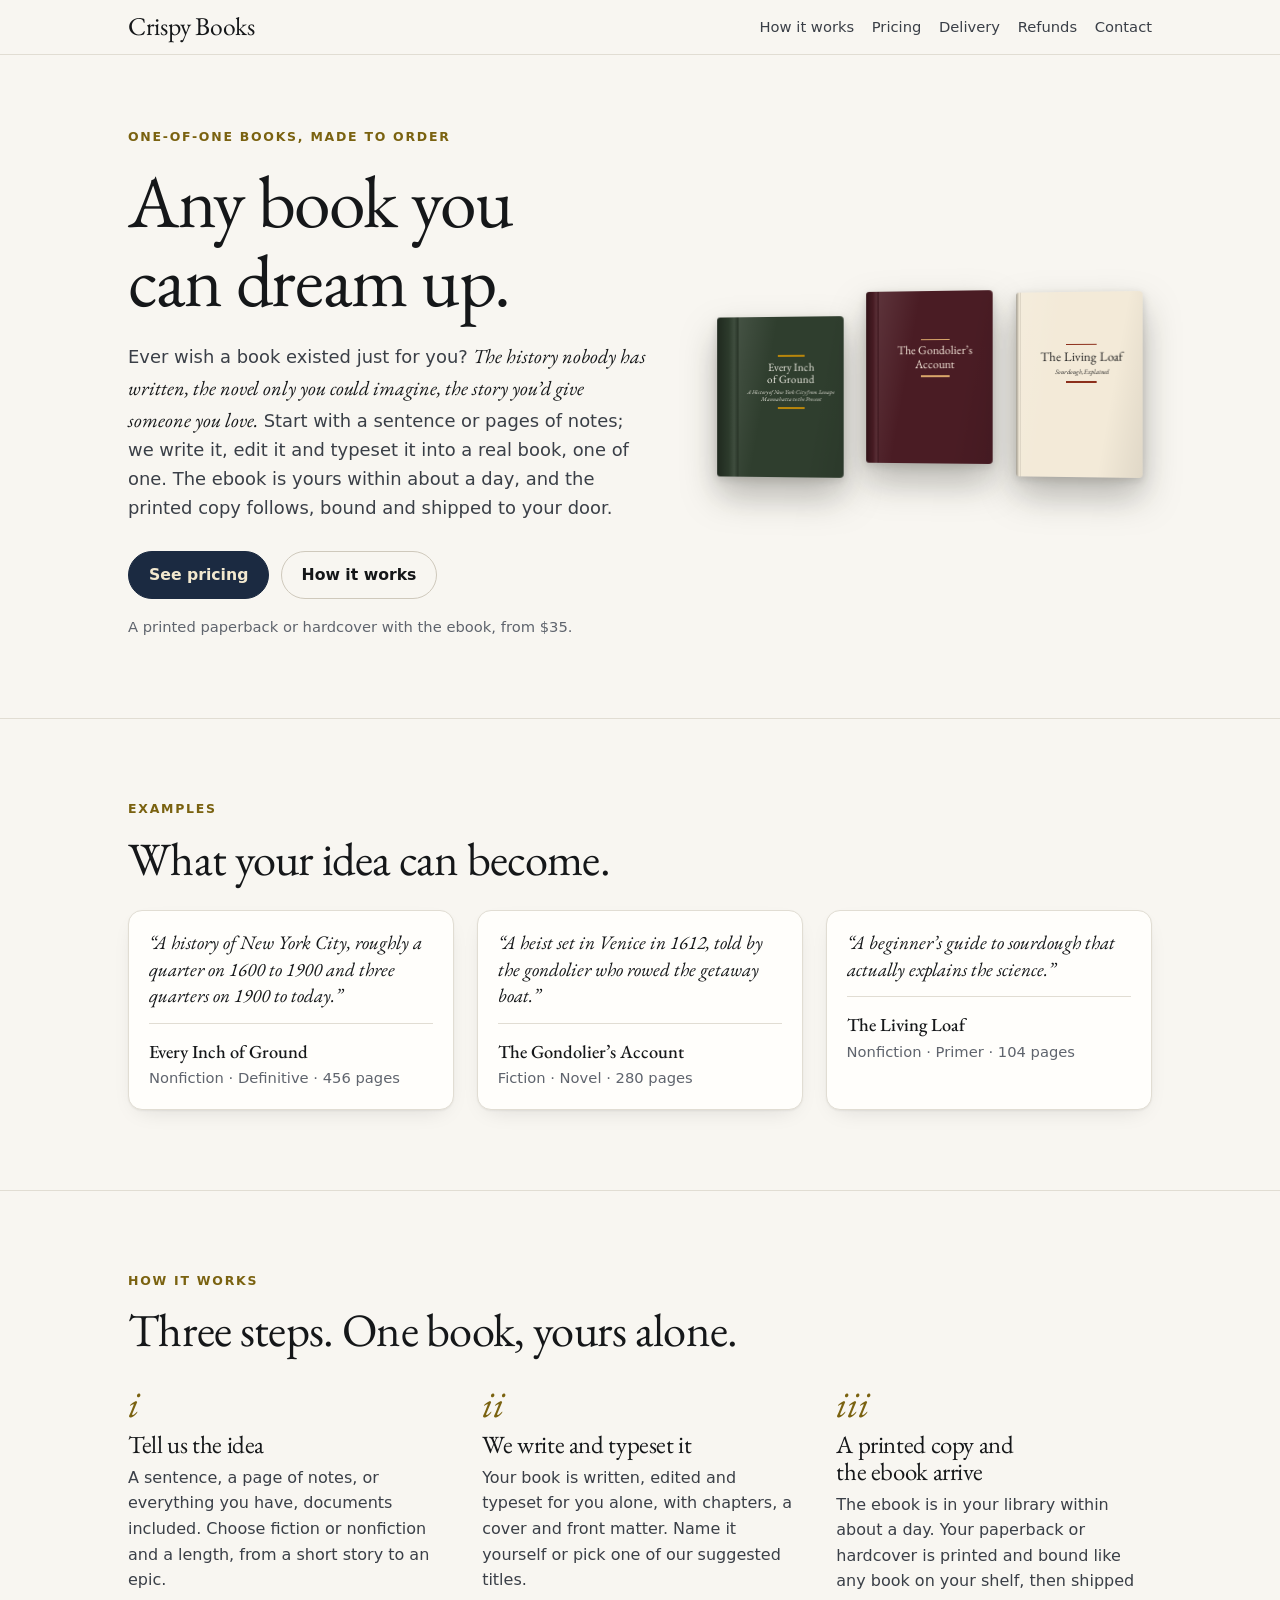
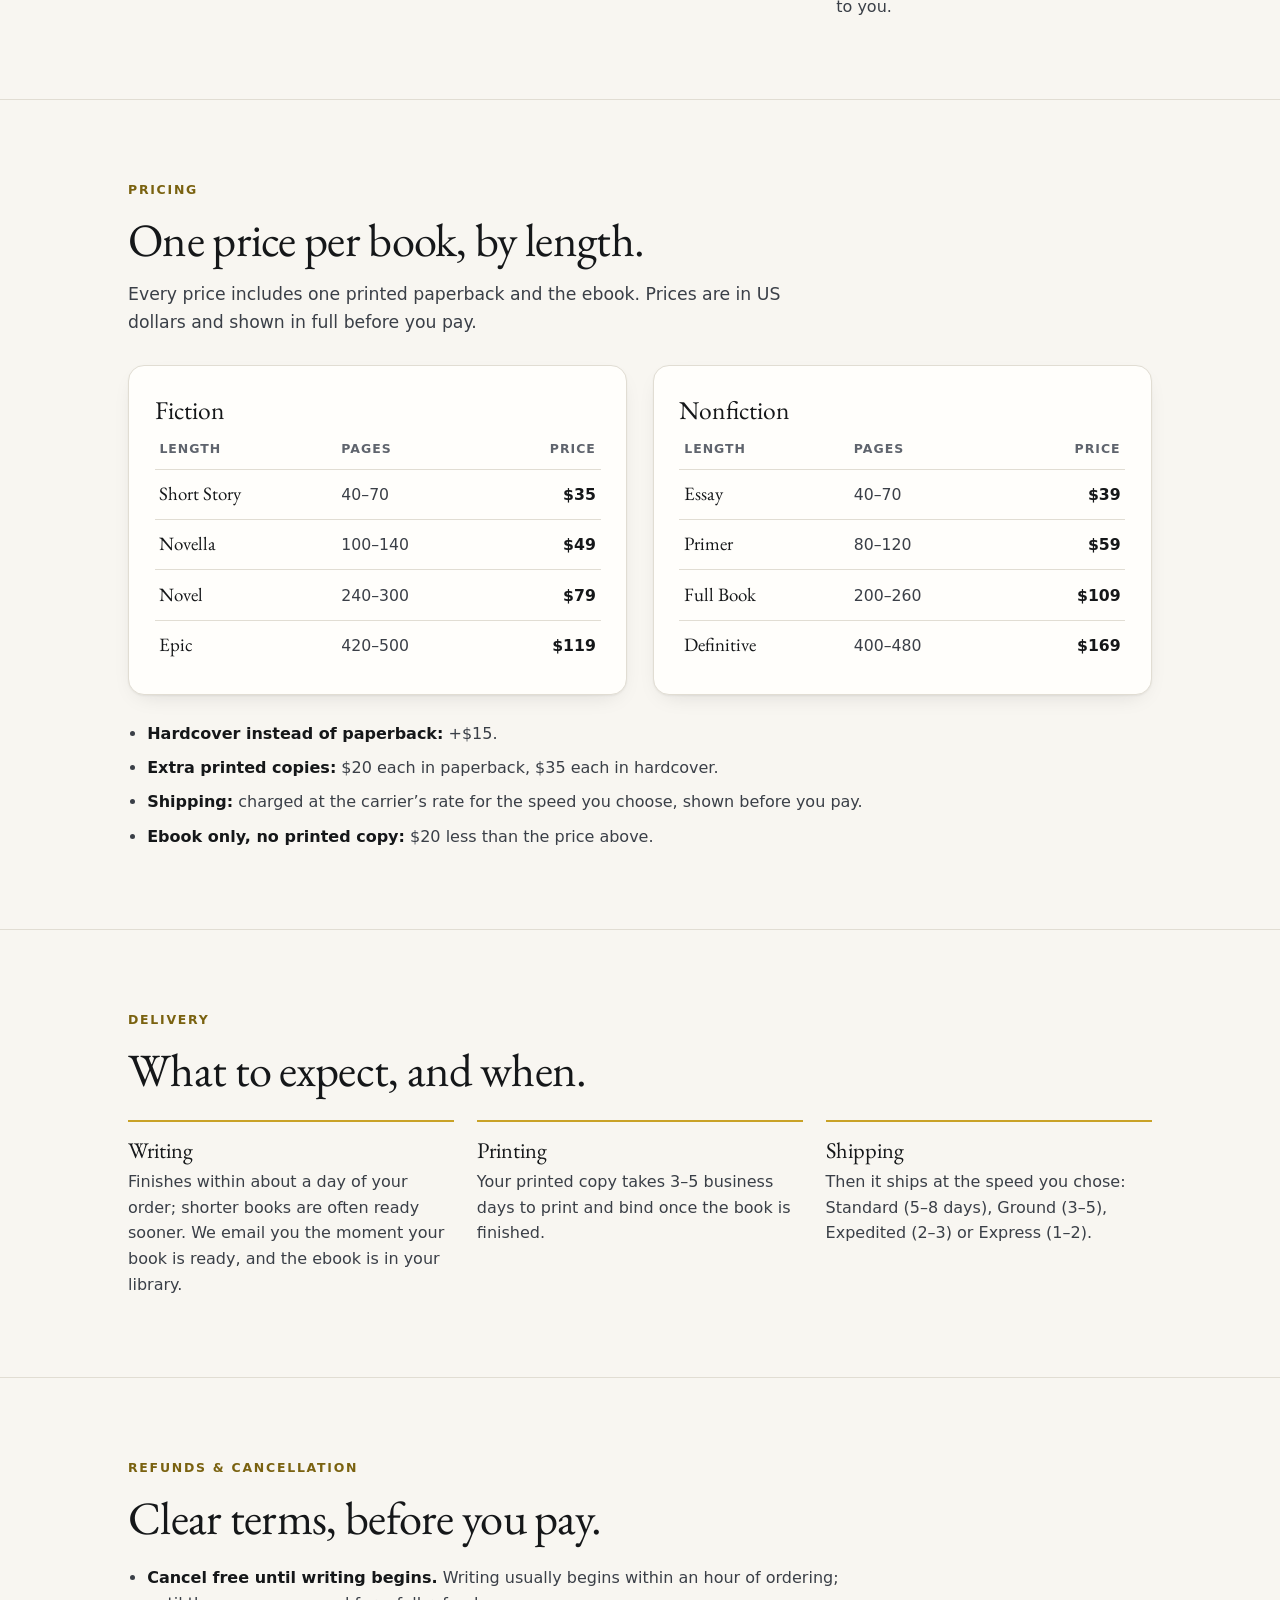
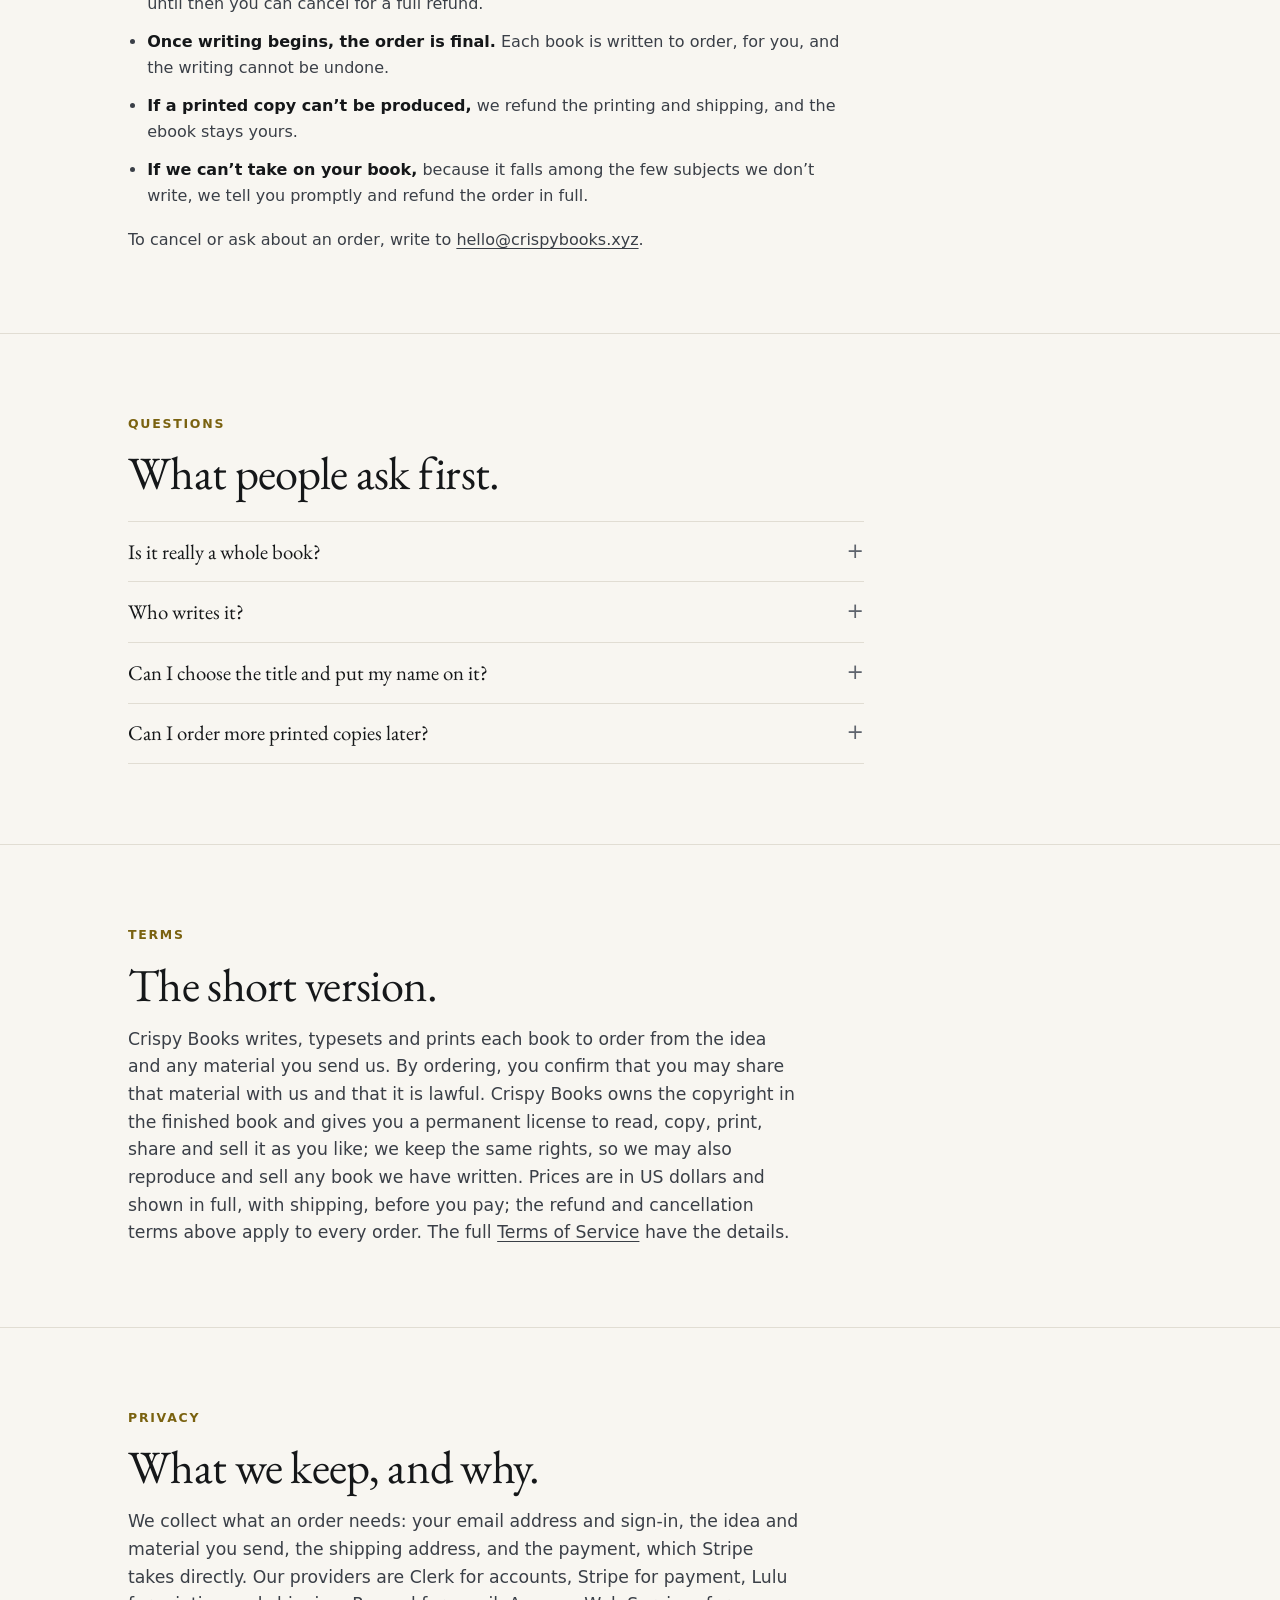
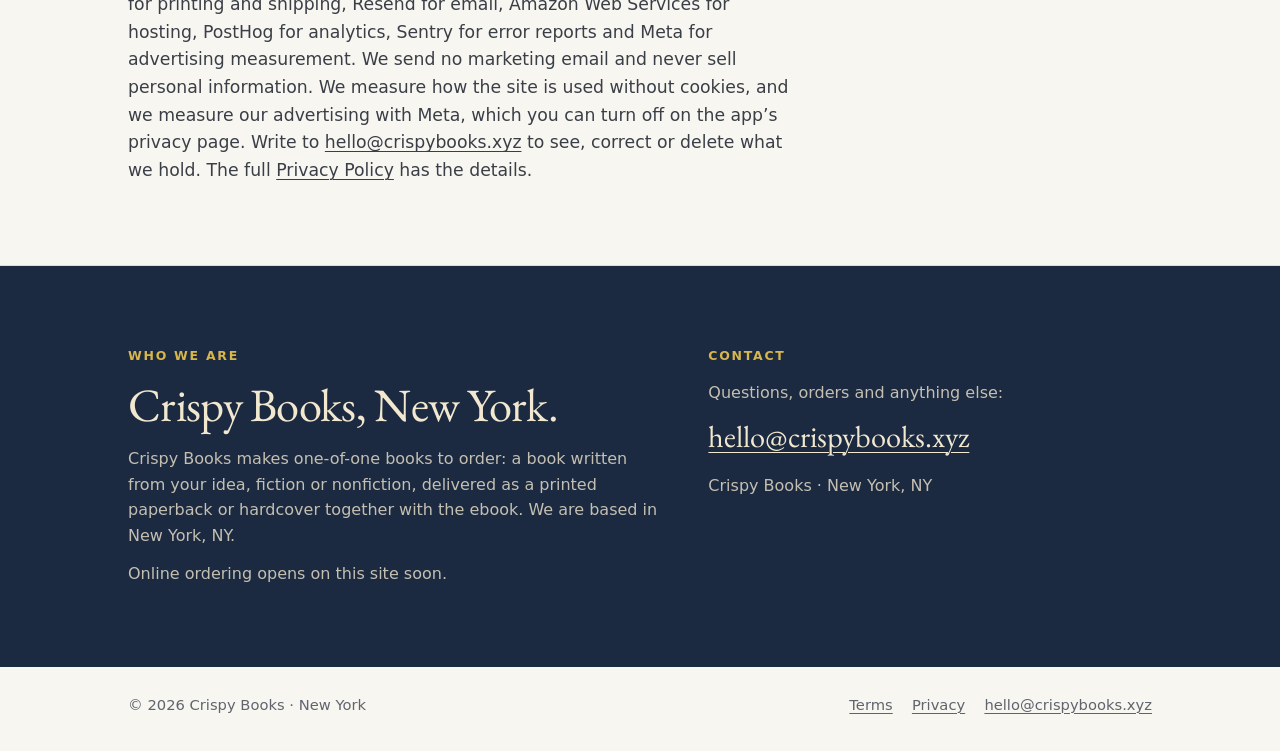
<file: index.html>
<!doctype html>
<html lang="en">
<head>
<meta charset="utf-8">
<meta name="viewport" content="width=device-width, initial-scale=1">
<title>Crispy Books</title>
<meta name="description" content="Printed books made to order, one of one. Share any idea, fiction or nonfiction; we write, typeset and print it and ship it with the ebook. From $35.">
<link rel="canonical" href="https://crispybooks.xyz/">
<meta property="og:type" content="website">
<meta property="og:url" content="https://crispybooks.xyz/">
<meta property="og:title" content="Crispy Books">
<meta property="og:description" content="Printed books made to order, one of one. Share any idea, fiction or nonfiction; we write, typeset and print it and ship it with the ebook. From $35.">
<meta name="color-scheme" content="light dark">
<meta name="theme-color" content="#f8f6f1" media="(prefers-color-scheme: light)">
<meta name="theme-color" content="#121416" media="(prefers-color-scheme: dark)">
<link rel="icon" href="data:image/svg+xml,%3Csvg xmlns='http://www.w3.org/2000/svg' viewBox='0 0 32 32'%3E%3Crect width='32' height='32' rx='7' fill='%231b2a41'/%3E%3Crect x='8' y='7' width='2' height='18' fill='%23c9a227'/%3E%3Ctext x='18.5' y='23' font-family='Georgia,serif' font-size='18' text-anchor='middle' fill='%23f2e8cf'%3EC%3C/text%3E%3C/svg%3E">
<link rel="preconnect" href="https://fonts.googleapis.com">
<link rel="preconnect" href="https://fonts.gstatic.com" crossorigin>
<link rel="stylesheet" href="https://fonts.googleapis.com/css2?family=EB+Garamond:ital,wght@0,400;0,500;1,400&display=swap">
<link rel="stylesheet" href="/site.css">
</head>
<body>
<a class="skip" href="#main">Skip to content</a>
<header class="top">
  <div class="wrap">
    <a class="wordmark" href="/">Crispy Books</a>
    <nav aria-label="Sections">
      <ul>
        <li><a href="#how">How it works</a></li>
        <li><a href="#pricing">Pricing</a></li>
        <li><a href="#delivery">Delivery</a></li>
        <li><a href="#refunds">Refunds</a></li>
        <li><a href="#contact">Contact</a></li>
      </ul>
    </nav>
  </div>
</header>

<main id="main">
  <section class="hero" aria-labelledby="hero-h">
    <div class="wrap">
      <div>
        <p class="eyebrow">One-of-one books, made to order</p>
        <h1 id="hero-h">Any book you can dream up.</h1>
        <p class="sub">Ever wish a book existed just for you? <em>The history nobody has written, the novel only you could imagine, the story you&rsquo;d give someone you love.</em> Start with a sentence or pages of notes; we write it, edit it and typeset it into a real book, one of one. The ebook is yours within about a day, and the printed copy follows, bound and shipped to your door.</p>
        <div class="ctas">
          <a class="btn btn-primary" href="#pricing">See pricing</a>
          <a class="btn btn-ghost" href="#how">How it works</a>
        </div>
        <p class="from">A printed paperback or hardcover with the ebook, from $35.</p>
      </div>
      <div class="shelf">
        <div class="book" role="img" aria-label="Book cover: Every Inch of Ground, A History of New York City from Lenape Mannahatta to the Present" style="--c-bg:#2f3e2e;--c-fg:#f1efe6;--c-accent:#b8860b">
          <div class="bk-spine" style="width:17%"></div>
          <div class="bk-cover"><div class="bk-panel"><div class="bk-tb"><div class="bk-rule"></div><div class="bk-t">Every Inch of Ground</div><div class="bk-s">A History of New York City from Lenape Mannahatta to the Present</div><div class="bk-rule"></div></div></div></div>
        </div>
        <div class="book" role="img" aria-label="Book cover: The Gondolier's Account" style="--c-bg:#4a1c24;--c-fg:#f6e9dc;--c-accent:#d9a66a">
          <div class="bk-spine" style="width:10.5%"></div>
          <div class="bk-cover"><div class="bk-panel"><div class="bk-tb"><div class="bk-rule"></div><div class="bk-t">The Gondolier&rsquo;s Account</div><div class="bk-rule"></div></div></div></div>
        </div>
        <div class="book" role="img" aria-label="Book cover: The Living Loaf, Sourdough, Explained" style="--c-bg:#f3ead8;--c-fg:#1f1f1f;--c-accent:#8c2f1b">
          <div class="bk-spine" style="width:4%"></div>
          <div class="bk-cover"><div class="bk-panel"><div class="bk-tb"><div class="bk-rule"></div><div class="bk-t">The Living Loaf</div><div class="bk-s">Sourdough, Explained</div><div class="bk-rule"></div></div></div></div>
        </div>
      </div>
    </div>
  </section>

  <section aria-labelledby="ideas-h">
    <div class="wrap">
      <p class="eyebrow">Examples</p>
      <h2 id="ideas-h">What your idea can become.</h2>
      <ul class="ideas">
        <li><q>A history of New York City, roughly a quarter on 1600 to 1900 and three quarters on 1900 to today.</q><p class="became"><b>Every Inch of Ground</b>Nonfiction &middot; Definitive &middot; 456 pages</p></li>
        <li><q>A heist set in Venice in 1612, told by the gondolier who rowed the getaway boat.</q><p class="became"><b>The Gondolier&rsquo;s Account</b>Fiction &middot; Novel &middot; 280 pages</p></li>
        <li><q>A beginner&rsquo;s guide to sourdough that actually explains the science.</q><p class="became"><b>The Living Loaf</b>Nonfiction &middot; Primer &middot; 104 pages</p></li>
      </ul>
    </div>
  </section>

  <section id="how" aria-labelledby="how-h">
    <div class="wrap">
      <p class="eyebrow">How it works</p>
      <h2 id="how-h">Three steps. One book, yours alone.</h2>
      <ol class="steps">
        <li><div class="n" aria-hidden="true">i</div><h3>Tell us the idea</h3><p>A sentence, a page of notes, or everything you have, documents included. Choose fiction or nonfiction and a length, from a short story to an epic.</p></li>
        <li><div class="n" aria-hidden="true">ii</div><h3>We write and typeset it</h3><p>Your book is written, edited and typeset for you alone, with chapters, a cover and front matter. Name it yourself or pick one of our suggested titles.</p></li>
        <li><div class="n" aria-hidden="true">iii</div><h3>A printed copy and the ebook arrive</h3><p>The ebook is in your library within about a day. Your paperback or hardcover is printed and bound like any book on your shelf, then shipped to you.</p></li>
      </ol>
    </div>
  </section>

  <section id="pricing" aria-labelledby="pricing-h">
    <div class="wrap">
      <p class="eyebrow">Pricing</p>
      <h2 id="pricing-h">One price per book, by length.</h2>
      <p class="lead">Every price includes one printed paperback and the ebook. Prices are in US dollars and shown in full before you pay.</p>
      <div class="prices">
        <div class="card">
          <table>
            <caption>Fiction</caption>
            <thead><tr><th scope="col">Length</th><th scope="col">Pages</th><th scope="col" class="price">Price</th></tr></thead>
            <tbody>
              <tr><th scope="row">Short Story</th><td class="pg">40&ndash;70</td><td class="price">$35</td></tr>
              <tr><th scope="row">Novella</th><td class="pg">100&ndash;140</td><td class="price">$49</td></tr>
              <tr><th scope="row">Novel</th><td class="pg">240&ndash;300</td><td class="price">$79</td></tr>
              <tr><th scope="row">Epic</th><td class="pg">420&ndash;500</td><td class="price">$119</td></tr>
            </tbody>
          </table>
        </div>
        <div class="card">
          <table>
            <caption>Nonfiction</caption>
            <thead><tr><th scope="col">Length</th><th scope="col">Pages</th><th scope="col" class="price">Price</th></tr></thead>
            <tbody>
              <tr><th scope="row">Essay</th><td class="pg">40&ndash;70</td><td class="price">$39</td></tr>
              <tr><th scope="row">Primer</th><td class="pg">80&ndash;120</td><td class="price">$59</td></tr>
              <tr><th scope="row">Full Book</th><td class="pg">200&ndash;260</td><td class="price">$109</td></tr>
              <tr><th scope="row">Definitive</th><td class="pg">400&ndash;480</td><td class="price">$169</td></tr>
            </tbody>
          </table>
        </div>
      </div>
      <ul class="incl">
        <li><strong>Hardcover instead of paperback:</strong> +$15.</li>
        <li><strong>Extra printed copies:</strong> $20 each in paperback, $35 each in hardcover.</li>
        <li><strong>Shipping:</strong> charged at the carrier&rsquo;s rate for the speed you choose, shown before you pay.</li>
        <li><strong>Ebook only, no printed copy:</strong> $20 less than the price above.</li>
      </ul>
    </div>
  </section>

  <section id="delivery" aria-labelledby="delivery-h">
    <div class="wrap">
      <p class="eyebrow">Delivery</p>
      <h2 id="delivery-h">What to expect, and when.</h2>
      <dl class="facts">
        <div><dt>Writing</dt><dd>Finishes within about a day of your order; shorter books are often ready sooner. We email you the moment your book is ready, and the ebook is in your library.</dd></div>
        <div><dt>Printing</dt><dd>Your printed copy takes 3&ndash;5 business days to print and bind once the book is finished.</dd></div>
        <div><dt>Shipping</dt><dd>Then it ships at the speed you chose: Standard (5&ndash;8 days), Ground (3&ndash;5), Expedited (2&ndash;3) or Express (1&ndash;2).</dd></div>
      </dl>
    </div>
  </section>

  <section id="refunds" aria-labelledby="refunds-h">
    <div class="wrap">
      <p class="eyebrow">Refunds &amp; cancellation</p>
      <h2 id="refunds-h">Clear terms, before you pay.</h2>
      <ul class="policy">
        <li><strong>Cancel free until writing begins.</strong> Writing usually begins within an hour of ordering; until then you can cancel for a full refund.</li>
        <li><strong>Once writing begins, the order is final.</strong> Each book is written to order, for you, and the writing cannot be undone.</li>
        <li><strong>If a printed copy can&rsquo;t be produced,</strong> we refund the printing and shipping, and the ebook stays yours.</li>
        <li><strong>If we can&rsquo;t take on your book,</strong> because it falls among the few subjects we don&rsquo;t write, we tell you promptly and refund the order in full.</li>
      </ul>
      <p class="note">To cancel or ask about an order, write to <a href="mailto:hello@crispybooks.xyz">hello@crispybooks.xyz</a>.</p>
    </div>
  </section>

  <section id="faq" aria-labelledby="faq-h">
    <div class="wrap">
      <p class="eyebrow">Questions</p>
      <h2 id="faq-h">What people ask first.</h2>
      <div class="faq">
        <details><summary>Is it really a whole book?</summary><p>It is. You get a complete book with chapters, a cover, the front matter you&rsquo;d expect and, for nonfiction, a list of sources, all typeset to the length you picked. Put it on a shelf next to anything else you own and it belongs there.</p></details>
        <details><summary>Who writes it?</summary><p>We do. We take your description and turn it into a book: written, edited so it holds together from the first page to the last, checked against its sources wherever it states a fact, and typeset by us. Every book is written fresh, from your idea alone.</p></details>
        <details><summary>Can I choose the title and put my name on it?</summary><p>Of course. Write your own title and subtitle, or pick one of three we suggest once we&rsquo;ve read your idea. And if you&rsquo;d like a name on the cover and the title page, we print it there as &ldquo;inspired by&rdquo;.</p></details>
        <details><summary>Can I order more printed copies later?</summary><p>Yes, whenever you like. Every book you&rsquo;ve made stays in your library, and you can order more copies in either binding at any time.</p></details>
      </div>
    </div>
  </section>

  <section id="terms" aria-labelledby="terms-h">
    <div class="wrap">
      <p class="eyebrow">Terms</p>
      <h2 id="terms-h">The short version.</h2>
      <p class="lead">Crispy Books writes, typesets and prints each book to order from the idea and any material you send us. By ordering, you confirm that you may share that material with us and that it is lawful. Crispy Books owns the copyright in the finished book and gives you a permanent license to read, copy, print, share and sell it as you like; we keep the same rights, so we may also reproduce and sell any book we have written. Prices are in US dollars and shown in full, with shipping, before you pay; the refund and cancellation terms above apply to every order. The full <a href="/terms">Terms of Service</a> have the details.</p>
    </div>
  </section>

  <section id="privacy" aria-labelledby="privacy-h">
    <div class="wrap">
      <p class="eyebrow">Privacy</p>
      <h2 id="privacy-h">What we keep, and why.</h2>
      <p class="lead">We collect what an order needs: your email address and sign-in, the idea and material you send, the shipping address, and the payment, which Stripe takes directly. Our providers are Clerk for accounts, Stripe for payment, Lulu for printing and shipping, Resend for email, Amazon Web Services for hosting, PostHog for analytics, Sentry for error reports and Meta for advertising measurement. We send no marketing email and never sell personal information. We measure how the site is used without cookies, and we measure our advertising with Meta, which you can turn off on the app&rsquo;s privacy page. Write to <a href="mailto:hello@crispybooks.xyz">hello@crispybooks.xyz</a> to see, correct or delete what we hold. The full <a href="/privacy">Privacy Policy</a> has the details.</p>
    </div>
  </section>

  <section id="contact" class="band" aria-labelledby="contact-h">
    <div class="wrap">
      <div>
        <p class="eyebrow">Who we are</p>
        <h2 id="contact-h">Crispy Books, New York.</h2>
        <p>Crispy Books makes one-of-one books to order: a book written from your idea, fiction or nonfiction, delivered as a printed paperback or hardcover together with the ebook. We are based in New York, NY.</p>
        <p>Online ordering opens on this site soon.</p>
      </div>
      <div>
        <p class="eyebrow">Contact</p>
        <p>Questions, orders and anything else:</p>
        <a class="mail" href="mailto:hello@crispybooks.xyz">hello@crispybooks.xyz</a>
        <p>Crispy Books &middot; New York, NY</p>
      </div>
    </div>
  </section>
</main>

<footer>
  <div class="wrap">
    <span>&copy; 2026 Crispy Books &middot; New York</span>
    <span class="foot-links"><a href="/terms">Terms</a> <a href="/privacy">Privacy</a> <a href="mailto:hello@crispybooks.xyz">hello@crispybooks.xyz</a></span>
  </div>
</footer>
</body>
</html>
</file>
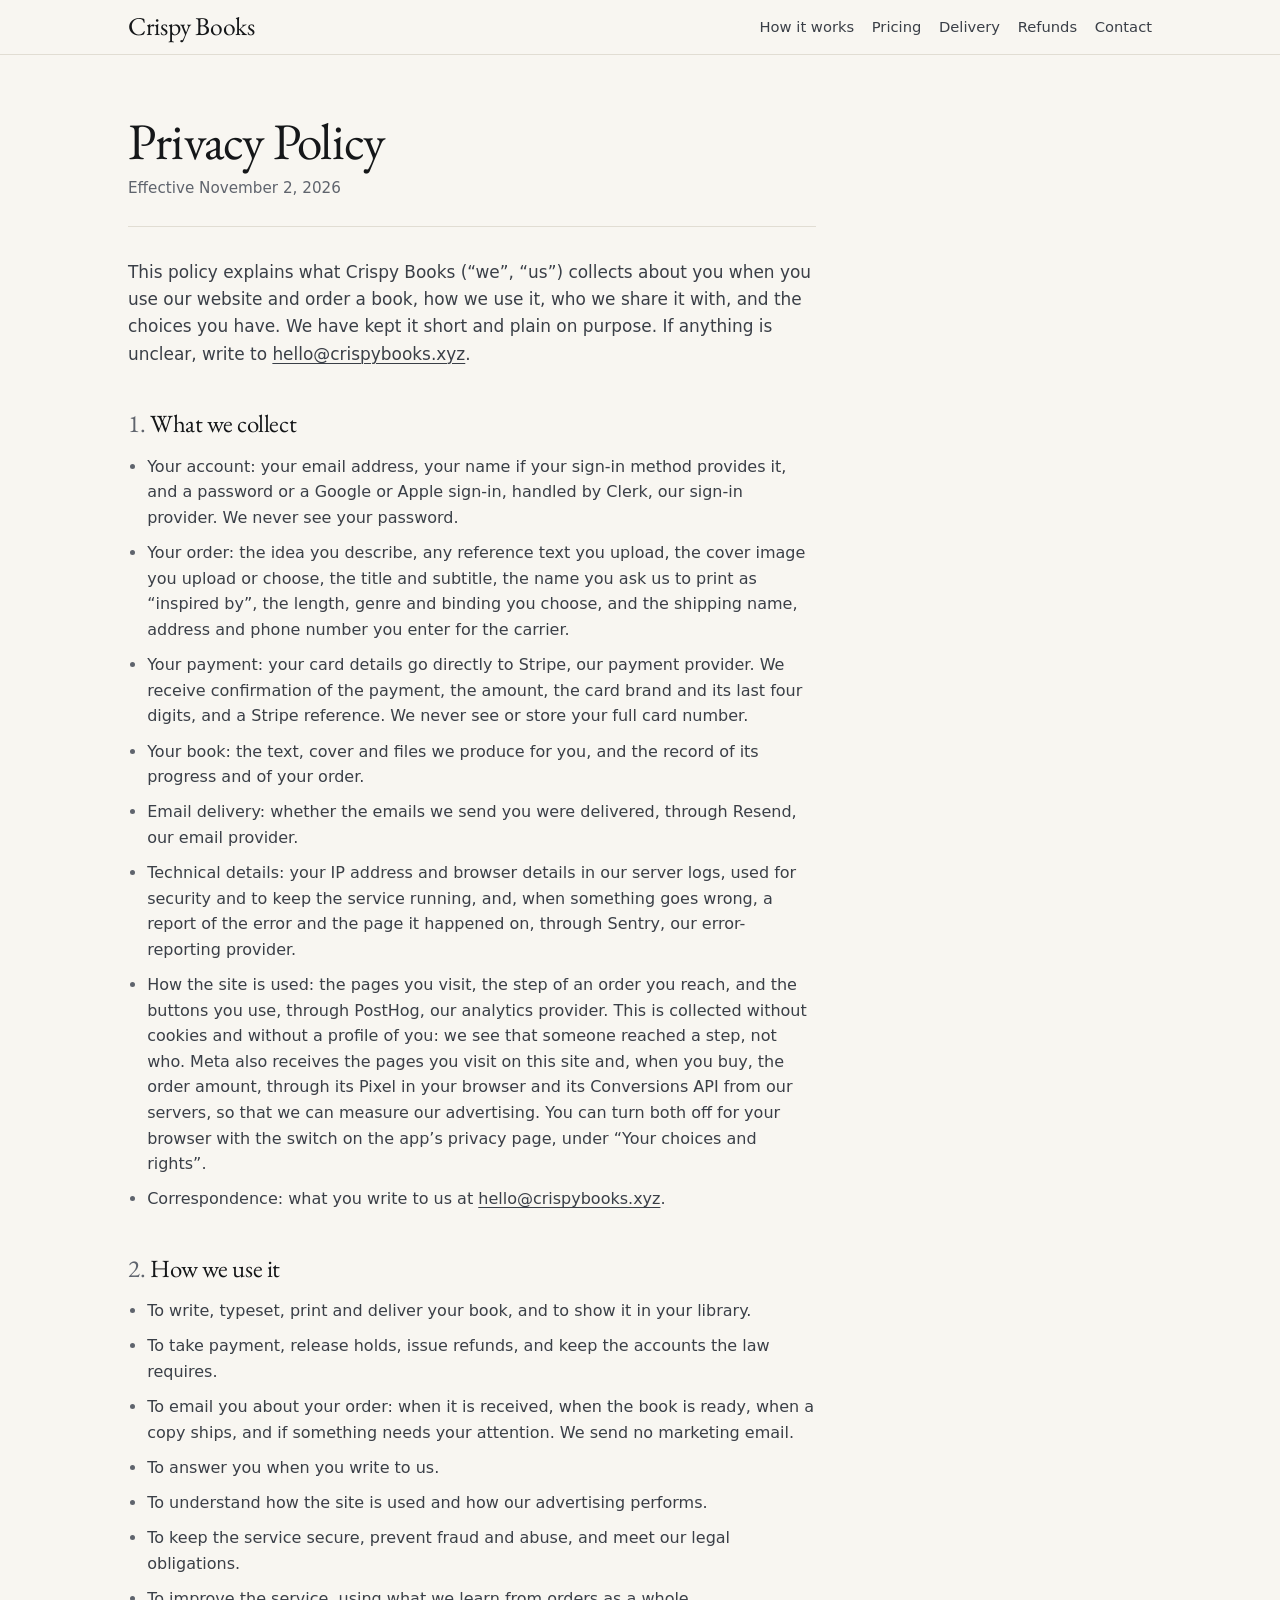
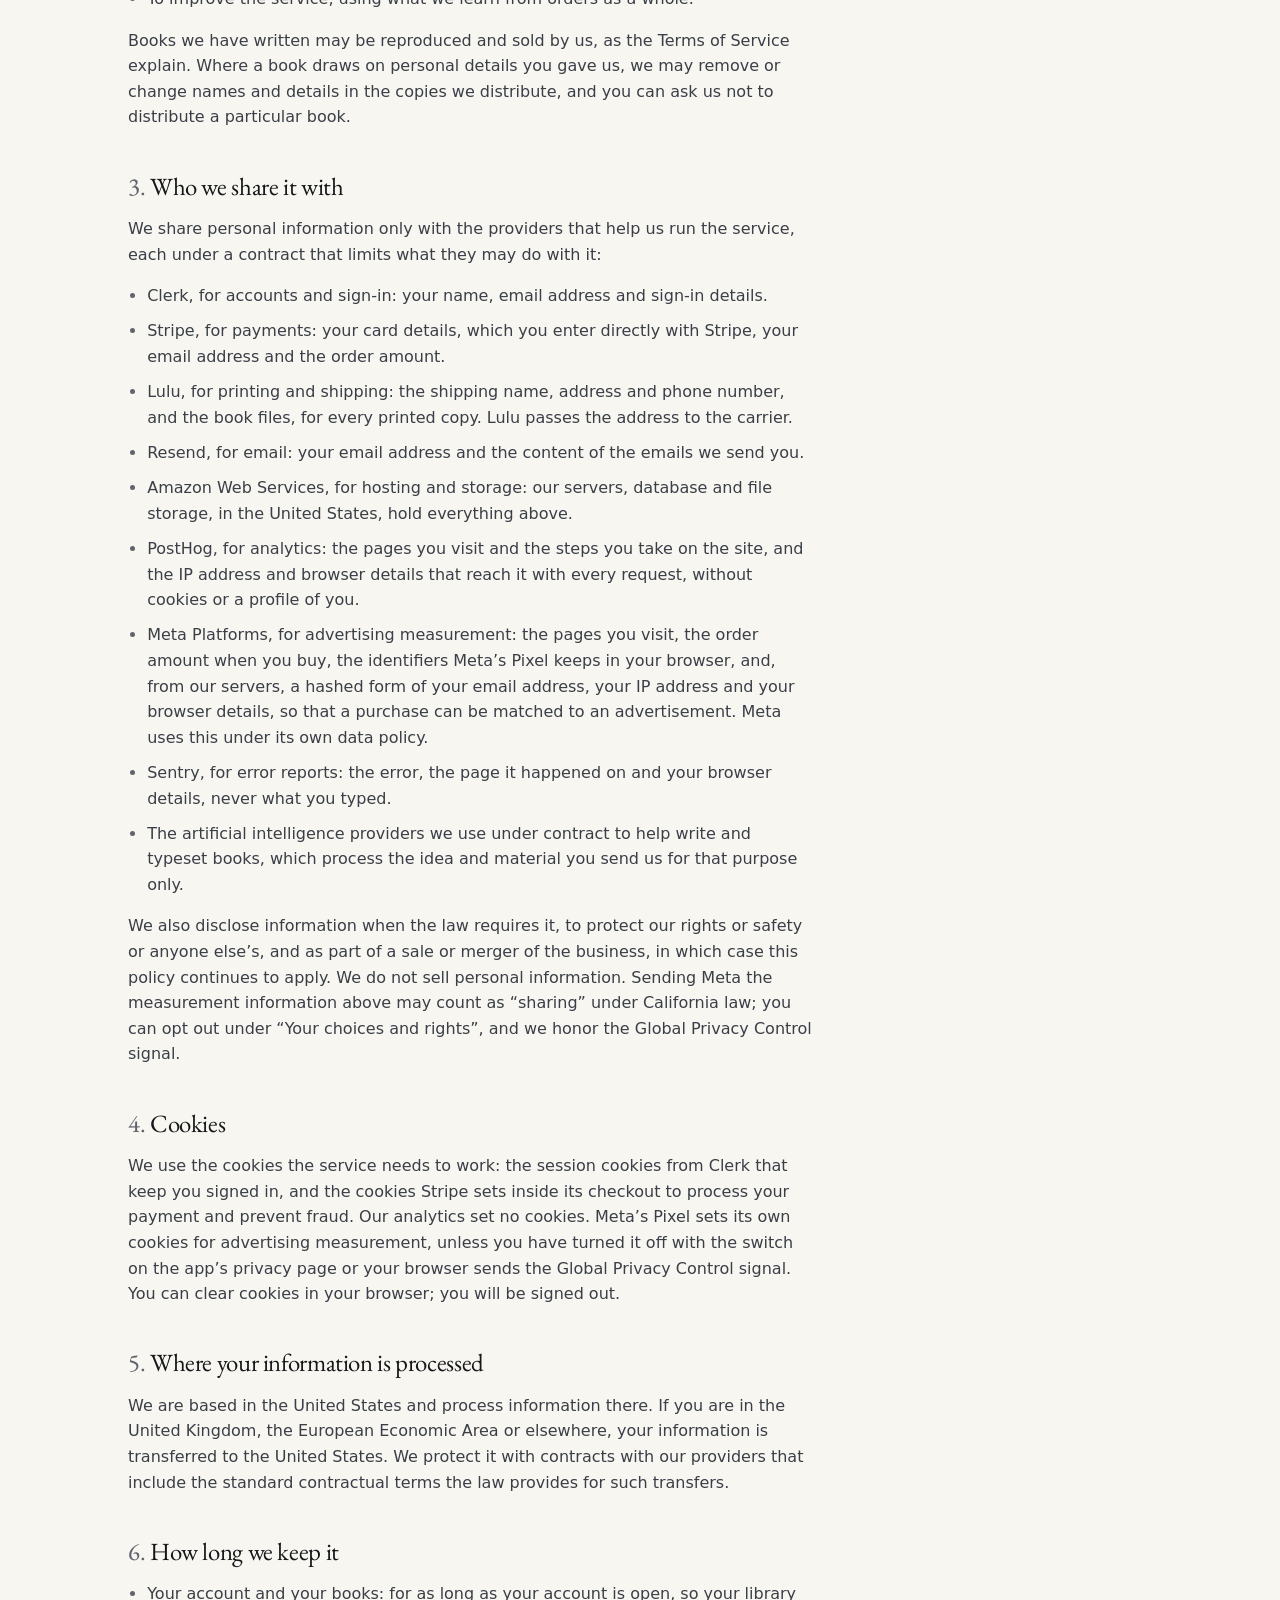
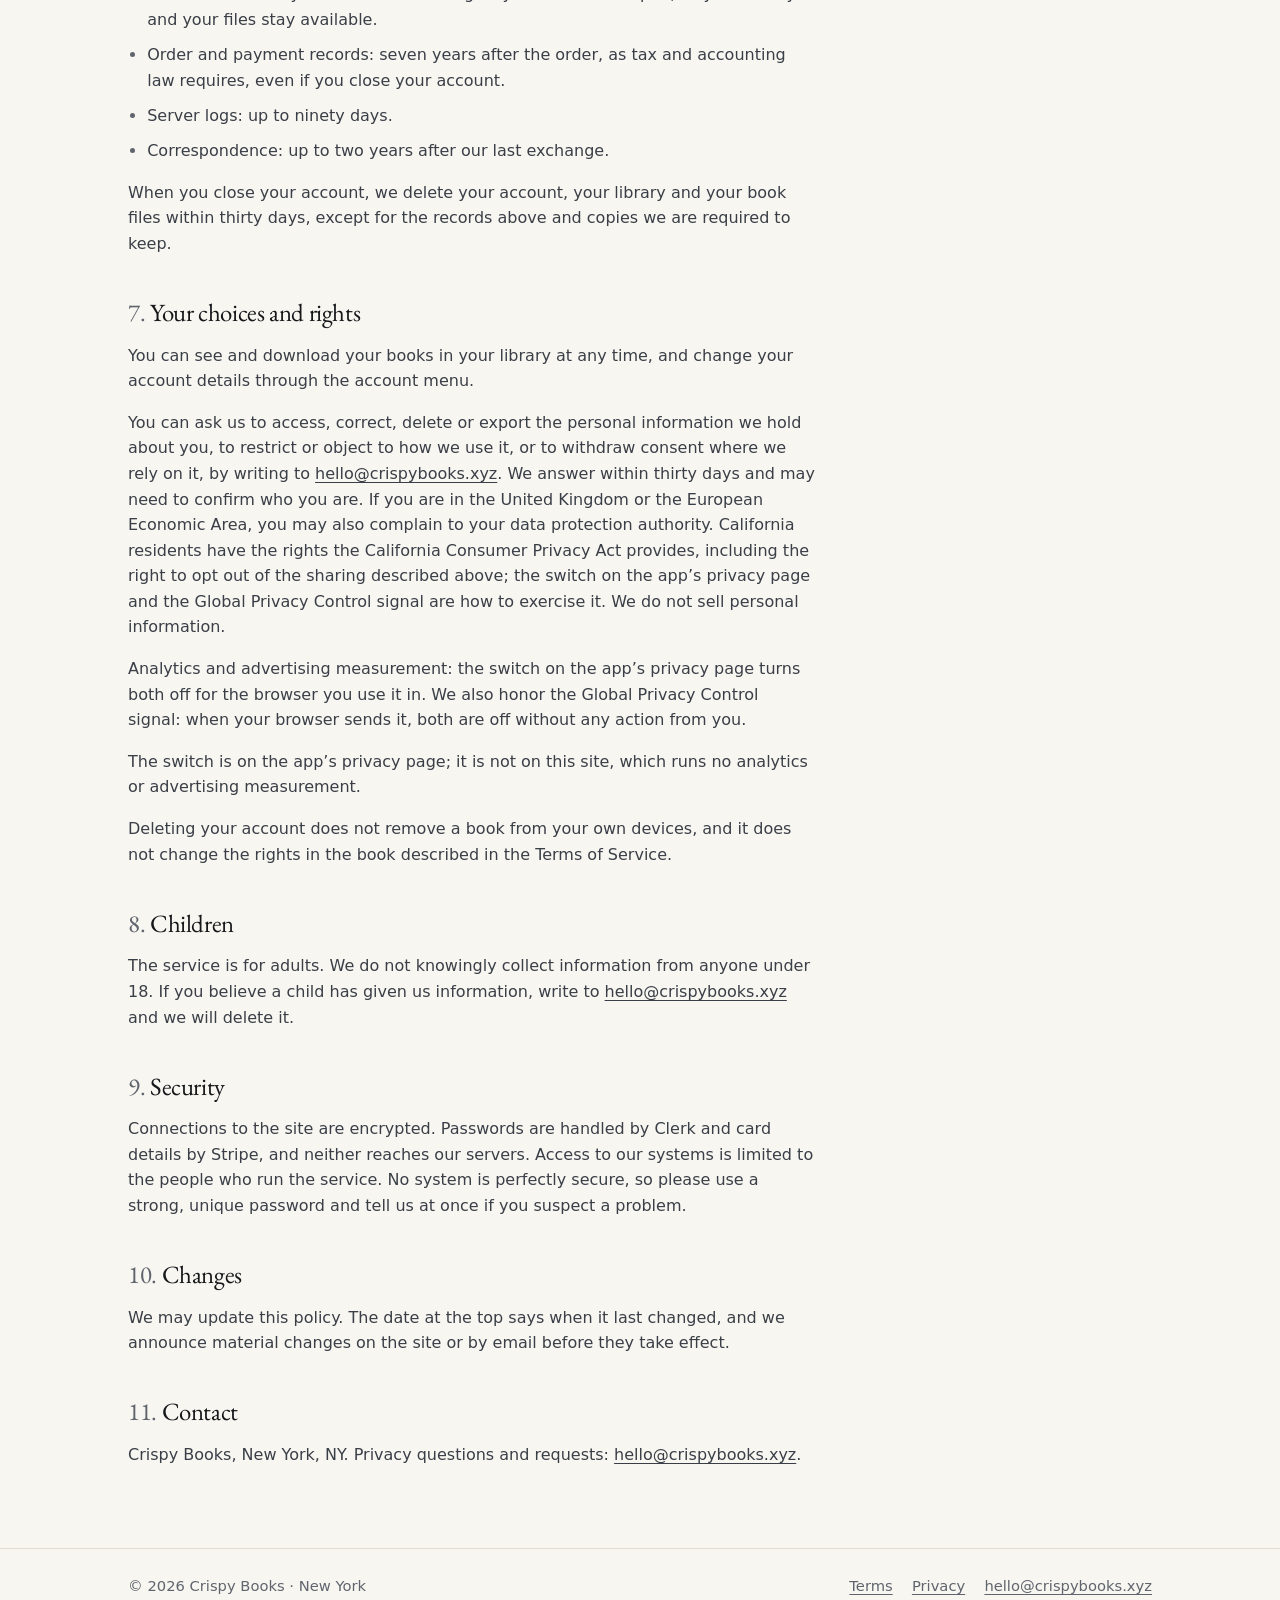
<file: privacy.html>
<!doctype html>
<html lang="en">
<head>
<meta charset="utf-8">
<meta name="viewport" content="width=device-width, initial-scale=1">
<title>Privacy Policy &middot; Crispy Books</title>
<link rel="canonical" href="https://crispybooks.xyz/privacy">
<!-- Written by `pnpm --filter @mybook/web landing:legal` from apps/web/src/content/legal.ts.
     Edit the documents there, never here. -->
<meta name="color-scheme" content="light dark">
<meta name="theme-color" content="#f8f6f1" media="(prefers-color-scheme: light)">
<meta name="theme-color" content="#121416" media="(prefers-color-scheme: dark)">
<link rel="icon" href="data:image/svg+xml,%3Csvg xmlns='http://www.w3.org/2000/svg' viewBox='0 0 32 32'%3E%3Crect width='32' height='32' rx='7' fill='%231b2a41'/%3E%3Crect x='8' y='7' width='2' height='18' fill='%23c9a227'/%3E%3Ctext x='18.5' y='23' font-family='Georgia,serif' font-size='18' text-anchor='middle' fill='%23f2e8cf'%3EC%3C/text%3E%3C/svg%3E">
<link rel="preconnect" href="https://fonts.googleapis.com">
<link rel="preconnect" href="https://fonts.gstatic.com" crossorigin>
<link rel="stylesheet" href="https://fonts.googleapis.com/css2?family=EB+Garamond:ital,wght@0,400;0,500;1,400&display=swap">
<link rel="stylesheet" href="/site.css">
</head>
<body>
<a class="skip" href="#main">Skip to content</a>
<header class="top">
  <div class="wrap">
    <a class="wordmark" href="/">Crispy Books</a>
    <nav aria-label="Sections">
      <ul>
        <li><a href="/#how">How it works</a></li>
        <li><a href="/#pricing">Pricing</a></li>
        <li><a href="/#delivery">Delivery</a></li>
        <li><a href="/#refunds">Refunds</a></li>
        <li><a href="/#contact">Contact</a></li>
      </ul>
    </nav>
  </div>
</header>

<main id="main">
  <article class="doc">
    <div class="wrap">
      <header class="doc-head">
        <h1>Privacy Policy</h1>
        <p class="effective">Effective <time datetime="2026-11-02">November 2, 2026</time></p>
      </header>
      <p class="intro">This policy explains what Crispy Books (&ldquo;we&rdquo;, &ldquo;us&rdquo;) collects about you
        when you use our website and order a book, how we use it, who we share it with, and the choices you have. We
        have kept it short and plain on purpose. If anything is unclear, write to
        <a href="mailto:hello@crispybooks.xyz">hello@crispybooks.xyz</a>.</p>
      <h2 id="section-1"><span class="n">1.</span> What we collect</h2>
      <ul>
        <li>Your account: your email address, your name if your sign-in method provides it, and a password or a Google
          or Apple sign-in, handled by Clerk, our sign-in provider. We never see your password.</li>
        <li>Your order: the idea you describe, any reference text you upload, the cover image you upload or choose,
          the title and subtitle, the name you ask us to print as &ldquo;inspired by&rdquo;, the length, genre and
          binding you choose, and the shipping name, address and phone number you enter for the carrier.</li>
        <li>Your payment: your card details go directly to Stripe, our payment provider. We receive confirmation of
          the payment, the amount, the card brand and its last four digits, and a Stripe reference. We never see or
          store your full card number.</li>
        <li>Your book: the text, cover and files we produce for you, and the record of its progress and of your order.</li>
        <li>Email delivery: whether the emails we send you were delivered, through Resend, our email provider.</li>
        <li>Technical details: your IP address and browser details in our server logs, used for security and to keep
          the service running, and, when something goes wrong, a report of the error and the page it happened on,
          through Sentry, our error-reporting provider.</li>
        <li>How the site is used: the pages you visit, the step of an order you reach, and the buttons you use,
          through PostHog, our analytics provider. This is collected without cookies and without a profile of you: we
          see that someone reached a step, not who. Meta also receives the pages you visit on this site and, when you
          buy, the order amount, through its Pixel in your browser and its Conversions API from our servers, so that
          we can measure our advertising. You can turn both off for your browser with the switch on the app&rsquo;s
          privacy page, under &ldquo;Your choices and rights&rdquo;.</li>
        <li>Correspondence: what you write to us at <a href="mailto:hello@crispybooks.xyz">hello@crispybooks.xyz</a>.</li>
      </ul>
      <h2 id="section-2"><span class="n">2.</span> How we use it</h2>
      <ul>
        <li>To write, typeset, print and deliver your book, and to show it in your library.</li>
        <li>To take payment, release holds, issue refunds, and keep the accounts the law requires.</li>
        <li>To email you about your order: when it is received, when the book is ready, when a copy ships, and if
          something needs your attention. We send no marketing email.</li>
        <li>To answer you when you write to us.</li>
        <li>To understand how the site is used and how our advertising performs.</li>
        <li>To keep the service secure, prevent fraud and abuse, and meet our legal obligations.</li>
        <li>To improve the service, using what we learn from orders as a whole.</li>
      </ul>
      <p>Books we have written may be reproduced and sold by us, as the Terms of Service explain. Where a book draws
        on personal details you gave us, we may remove or change names and details in the copies we distribute, and
        you can ask us not to distribute a particular book.</p>
      <h2 id="section-3"><span class="n">3.</span> Who we share it with</h2>
      <p>We share personal information only with the providers that help us run the service, each under a contract
        that limits what they may do with it:</p>
      <ul>
        <li>Clerk, for accounts and sign-in: your name, email address and sign-in details.</li>
        <li>Stripe, for payments: your card details, which you enter directly with Stripe, your email address and the
          order amount.</li>
        <li>Lulu, for printing and shipping: the shipping name, address and phone number, and the book files, for
          every printed copy. Lulu passes the address to the carrier.</li>
        <li>Resend, for email: your email address and the content of the emails we send you.</li>
        <li>Amazon Web Services, for hosting and storage: our servers, database and file storage, in the United
          States, hold everything above.</li>
        <li>PostHog, for analytics: the pages you visit and the steps you take on the site, and the IP address and
          browser details that reach it with every request, without cookies or a profile of you.</li>
        <li>Meta Platforms, for advertising measurement: the pages you visit, the order amount when you buy, the
          identifiers Meta&rsquo;s Pixel keeps in your browser, and, from our servers, a hashed form of your email
          address, your IP address and your browser details, so that a purchase can be matched to an advertisement.
          Meta uses this under its own data policy.</li>
        <li>Sentry, for error reports: the error, the page it happened on and your browser details, never what you
          typed.</li>
        <li>The artificial intelligence providers we use under contract to help write and typeset books, which process
          the idea and material you send us for that purpose only.</li>
      </ul>
      <p>We also disclose information when the law requires it, to protect our rights or safety or anyone
        else&rsquo;s, and as part of a sale or merger of the business, in which case this policy continues to apply.
        We do not sell personal information. Sending Meta the measurement information above may count as
        &ldquo;sharing&rdquo; under California law; you can opt out under &ldquo;Your choices and rights&rdquo;, and
        we honor the Global Privacy Control signal.</p>
      <h2 id="section-4"><span class="n">4.</span> Cookies</h2>
      <p>We use the cookies the service needs to work: the session cookies from Clerk that keep you signed in, and the
        cookies Stripe sets inside its checkout to process your payment and prevent fraud. Our analytics set no
        cookies. Meta&rsquo;s Pixel sets its own cookies for advertising measurement, unless you have turned it off
        with the switch on the app&rsquo;s privacy page or your browser sends the Global Privacy Control signal. You
        can clear cookies in your browser; you will be signed out.</p>
      <h2 id="section-5"><span class="n">5.</span> Where your information is processed</h2>
      <p>We are based in the United States and process information there. If you are in the United Kingdom, the
        European Economic Area or elsewhere, your information is transferred to the United States. We protect it with
        contracts with our providers that include the standard contractual terms the law provides for such transfers.</p>
      <h2 id="section-6"><span class="n">6.</span> How long we keep it</h2>
      <ul>
        <li>Your account and your books: for as long as your account is open, so your library and your files stay
          available.</li>
        <li>Order and payment records: seven years after the order, as tax and accounting law requires, even if you
          close your account.</li>
        <li>Server logs: up to ninety days.</li>
        <li>Correspondence: up to two years after our last exchange.</li>
      </ul>
      <p>When you close your account, we delete your account, your library and your book files within thirty days,
        except for the records above and copies we are required to keep.</p>
      <h2 id="section-7"><span class="n">7.</span> Your choices and rights</h2>
      <p>You can see and download your books in your library at any time, and change your account details through the
        account menu.</p>
      <p>You can ask us to access, correct, delete or export the personal information we hold about you, to restrict
        or object to how we use it, or to withdraw consent where we rely on it, by writing to
        <a href="mailto:hello@crispybooks.xyz">hello@crispybooks.xyz</a>. We answer within thirty days and may need to
        confirm who you are. If you are in the United Kingdom or the European Economic Area, you may also complain to
        your data protection authority. California residents have the rights the California Consumer Privacy Act
        provides, including the right to opt out of the sharing described above; the switch on the app&rsquo;s privacy
        page and the Global Privacy Control signal are how to exercise it. We do not sell personal information.</p>
      <p>Analytics and advertising measurement: the switch on the app&rsquo;s privacy page turns both off for the
        browser you use it in. We also honor the Global Privacy Control signal: when your browser sends it, both are
        off without any action from you.</p>
      <p>The switch is on the app&rsquo;s privacy page; it is not on this site, which runs no analytics or advertising
        measurement.</p>
      <p>Deleting your account does not remove a book from your own devices, and it does not change the rights in the
        book described in the Terms of Service.</p>
      <h2 id="section-8"><span class="n">8.</span> Children</h2>
      <p>The service is for adults. We do not knowingly collect information from anyone under 18. If you believe a
        child has given us information, write to <a href="mailto:hello@crispybooks.xyz">hello@crispybooks.xyz</a> and
        we will delete it.</p>
      <h2 id="section-9"><span class="n">9.</span> Security</h2>
      <p>Connections to the site are encrypted. Passwords are handled by Clerk and card details by Stripe, and neither
        reaches our servers. Access to our systems is limited to the people who run the service. No system is
        perfectly secure, so please use a strong, unique password and tell us at once if you suspect a problem.</p>
      <h2 id="section-10"><span class="n">10.</span> Changes</h2>
      <p>We may update this policy. The date at the top says when it last changed, and we announce material changes on
        the site or by email before they take effect.</p>
      <h2 id="section-11"><span class="n">11.</span> Contact</h2>
      <p>Crispy Books, New York, NY. Privacy questions and requests:
        <a href="mailto:hello@crispybooks.xyz">hello@crispybooks.xyz</a>.</p>
    </div>
  </article>
</main>

<footer>
  <div class="wrap">
    <span>&copy; 2026 Crispy Books &middot; New York</span>
    <span class="foot-links"><a href="/terms">Terms</a> <a href="/privacy">Privacy</a> <a href="mailto:hello@crispybooks.xyz">hello@crispybooks.xyz</a></span>
  </div>
</footer>
</body>
</html>
</file>
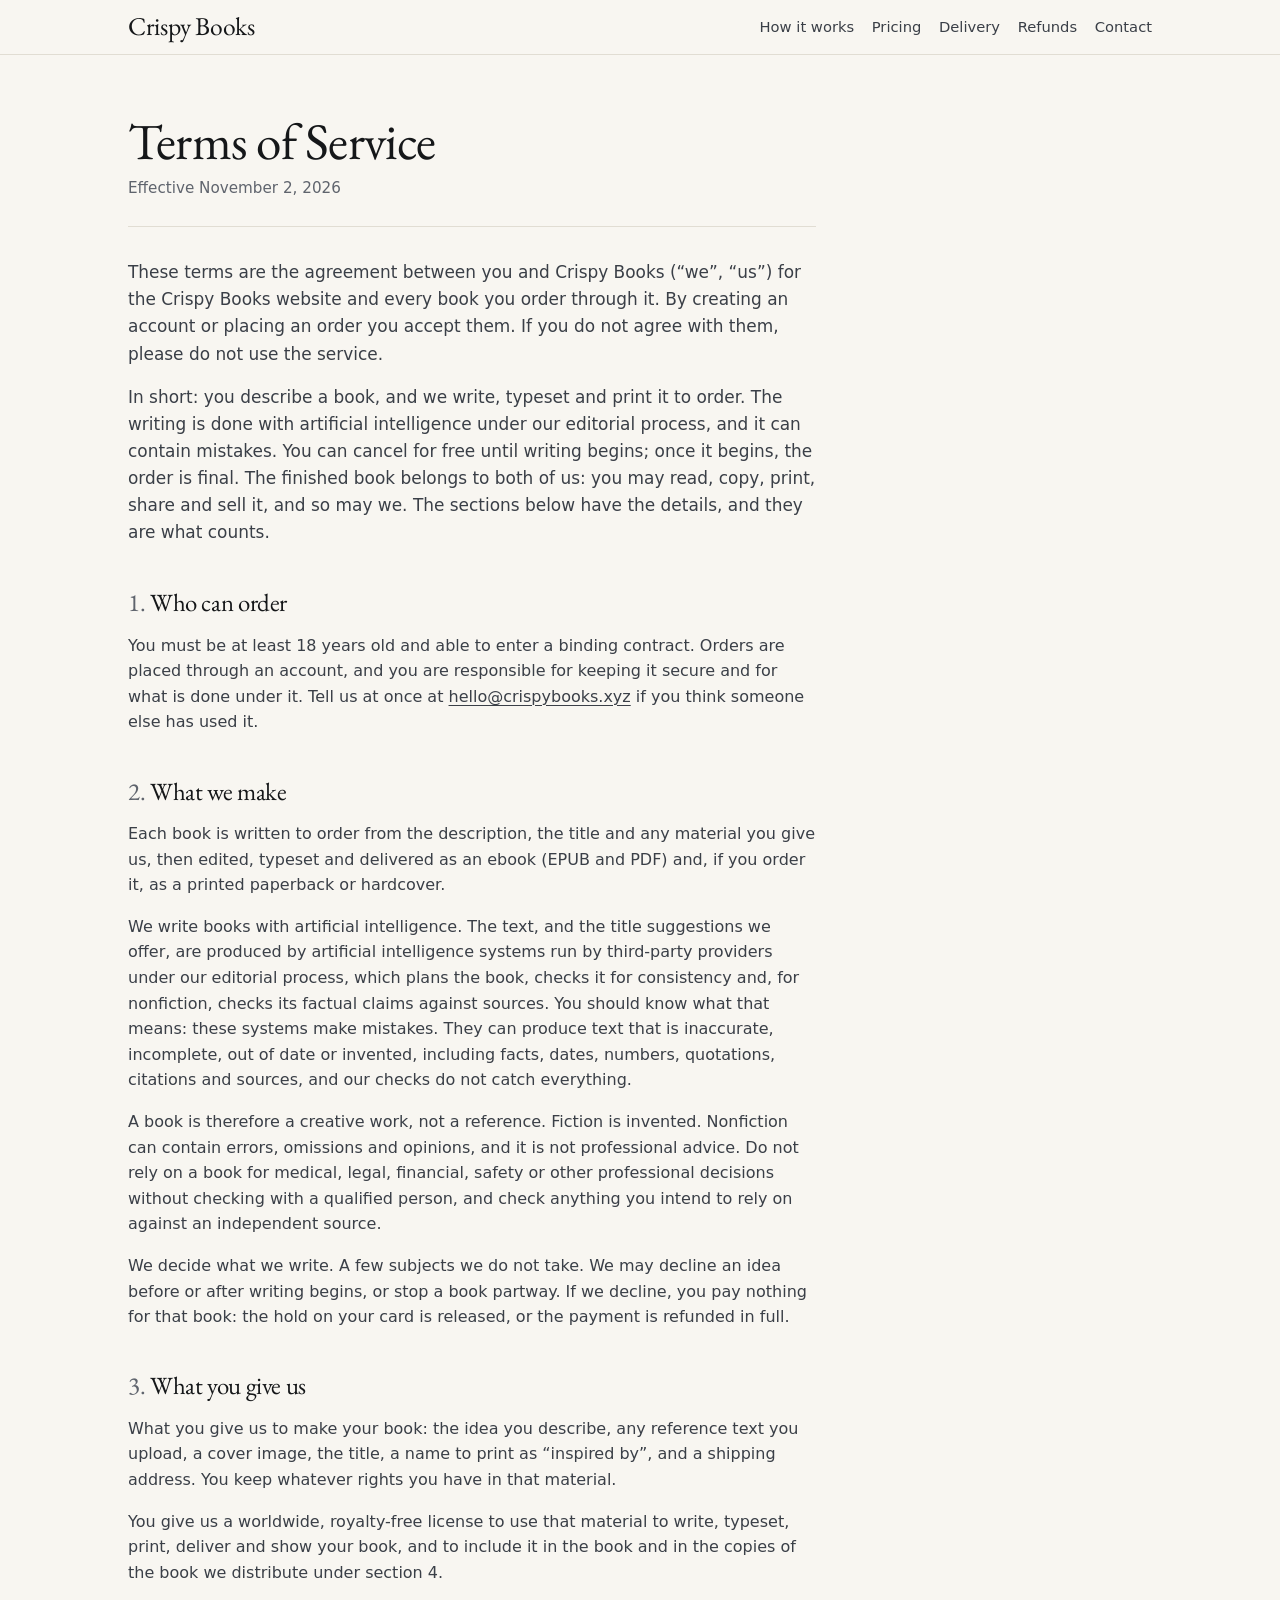
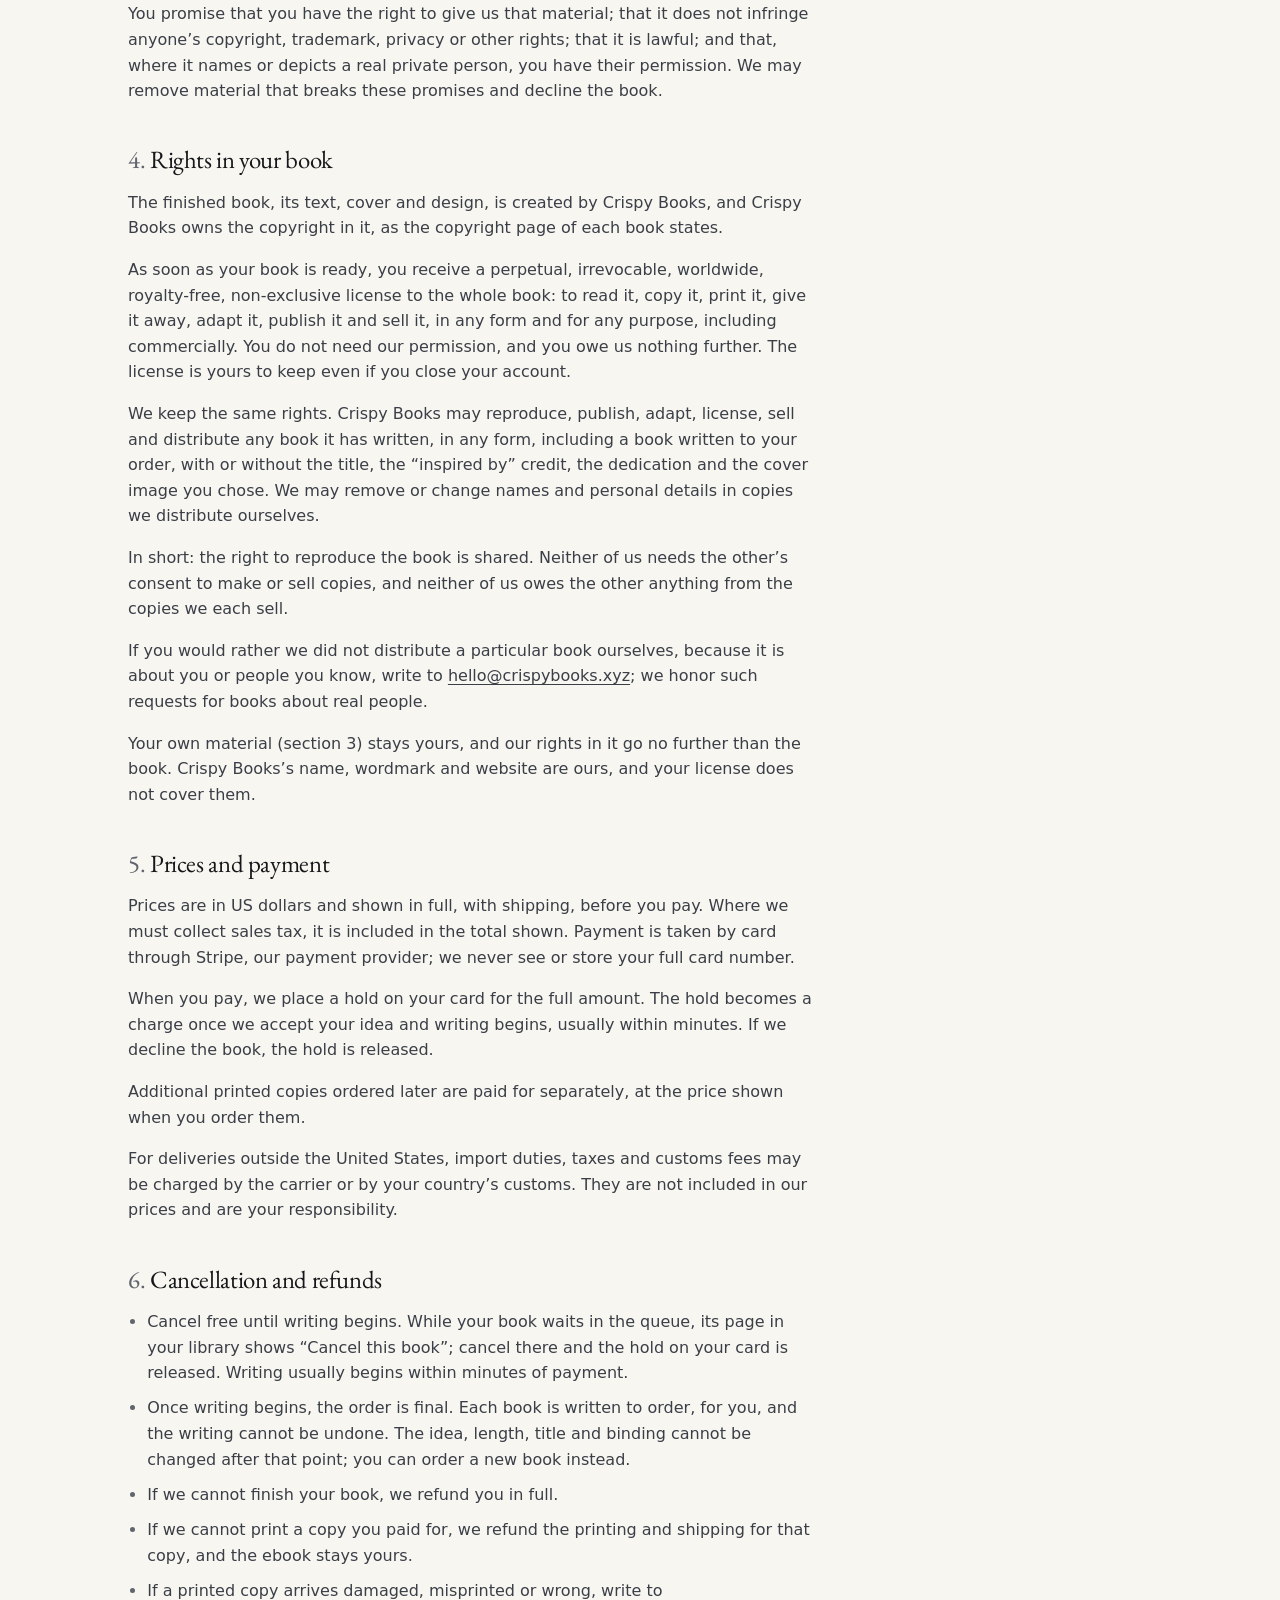
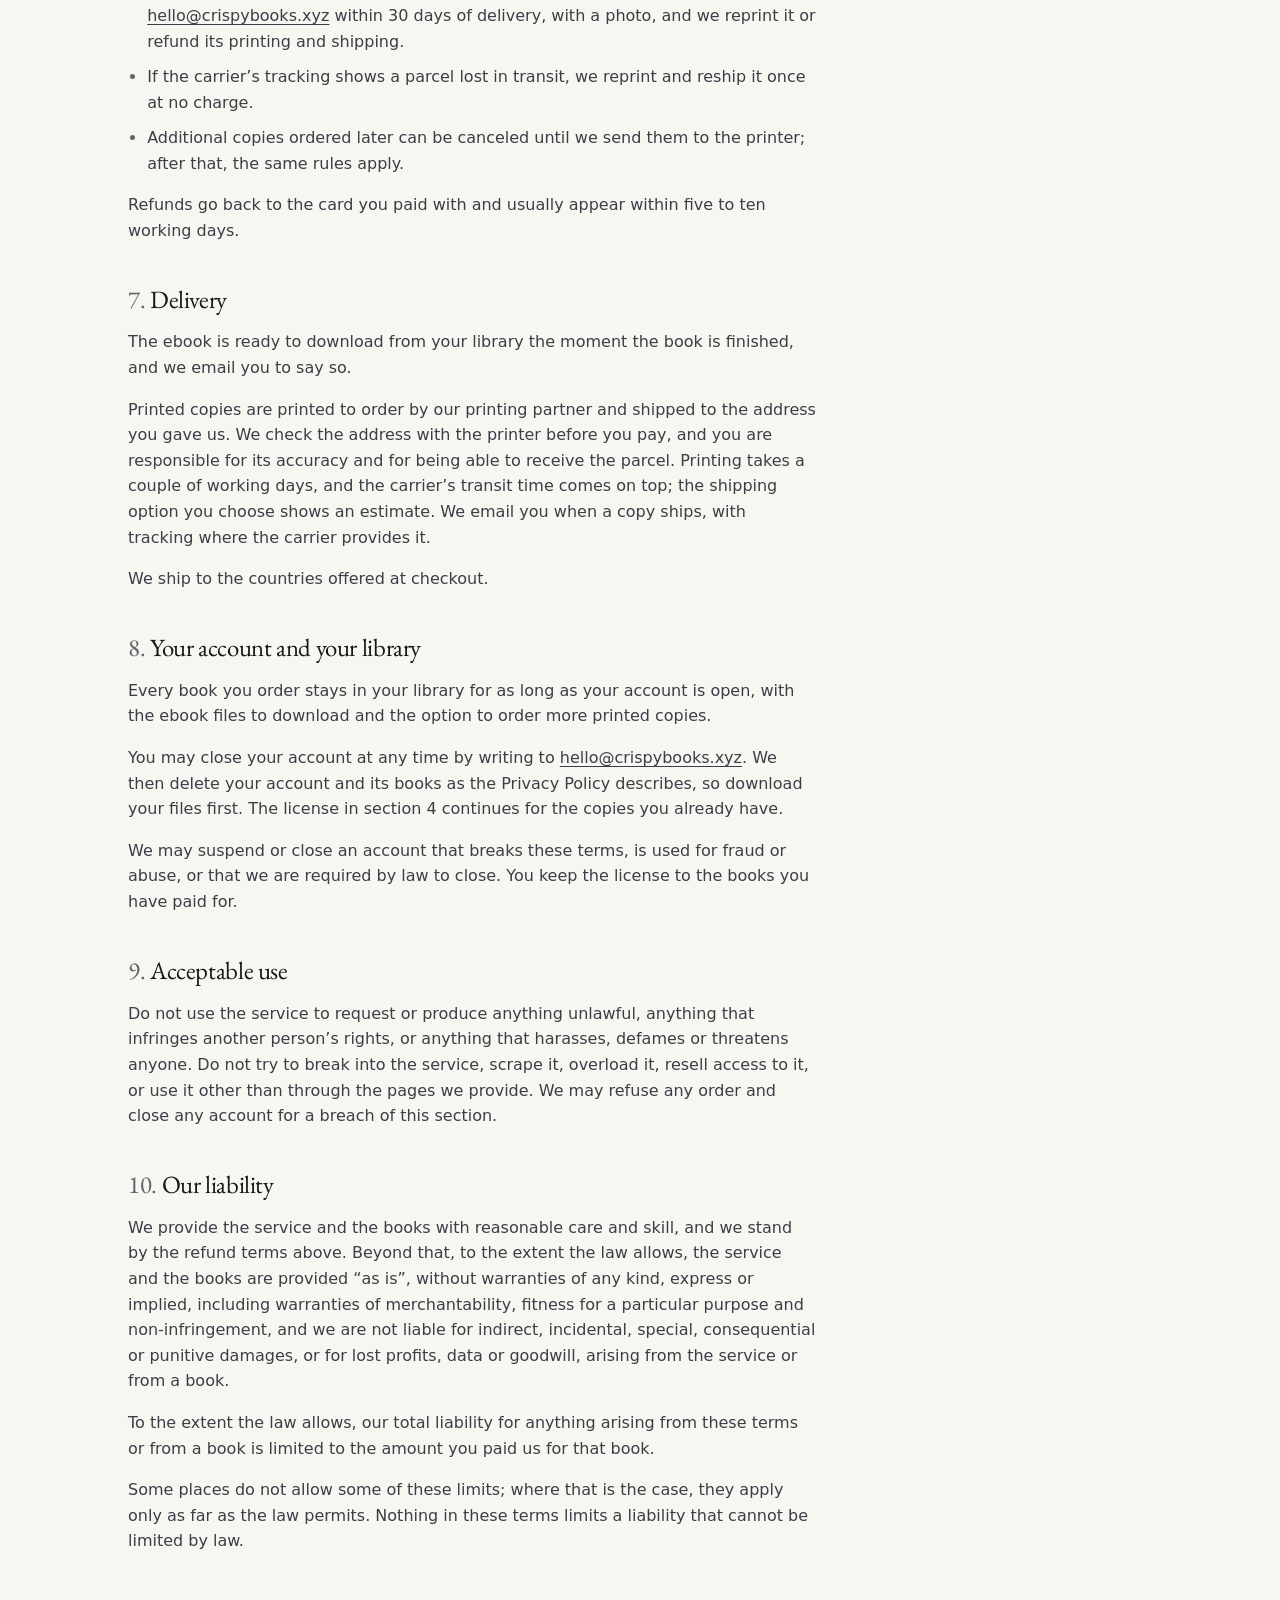
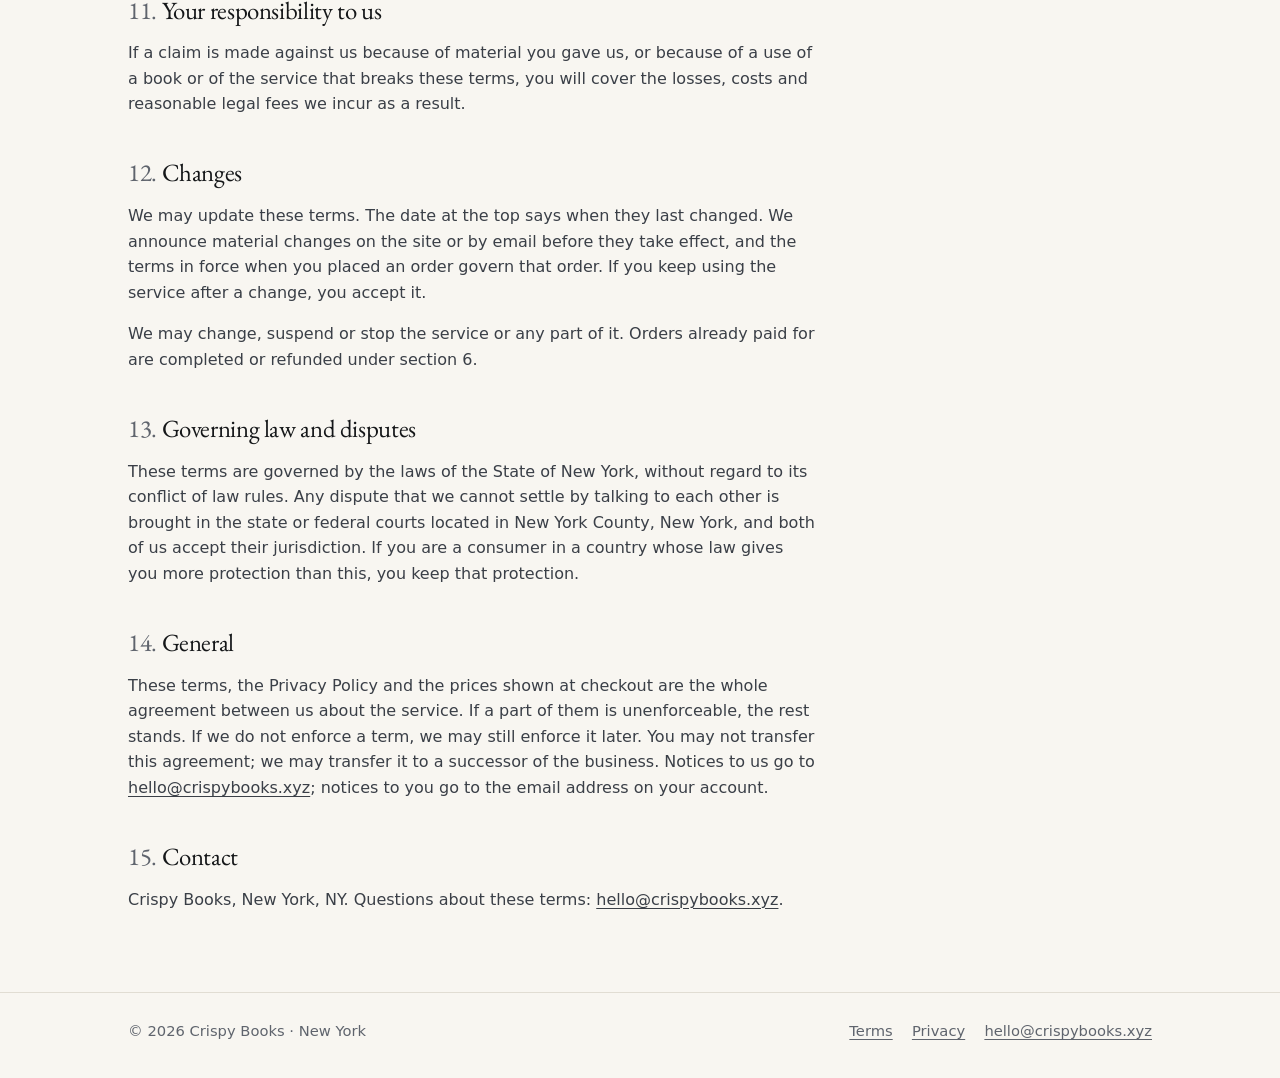
<file: terms.html>
<!doctype html>
<html lang="en">
<head>
<meta charset="utf-8">
<meta name="viewport" content="width=device-width, initial-scale=1">
<title>Terms of Service &middot; Crispy Books</title>
<link rel="canonical" href="https://crispybooks.xyz/terms">
<!-- Written by `pnpm --filter @mybook/web landing:legal` from apps/web/src/content/legal.ts.
     Edit the documents there, never here. -->
<meta name="color-scheme" content="light dark">
<meta name="theme-color" content="#f8f6f1" media="(prefers-color-scheme: light)">
<meta name="theme-color" content="#121416" media="(prefers-color-scheme: dark)">
<link rel="icon" href="data:image/svg+xml,%3Csvg xmlns='http://www.w3.org/2000/svg' viewBox='0 0 32 32'%3E%3Crect width='32' height='32' rx='7' fill='%231b2a41'/%3E%3Crect x='8' y='7' width='2' height='18' fill='%23c9a227'/%3E%3Ctext x='18.5' y='23' font-family='Georgia,serif' font-size='18' text-anchor='middle' fill='%23f2e8cf'%3EC%3C/text%3E%3C/svg%3E">
<link rel="preconnect" href="https://fonts.googleapis.com">
<link rel="preconnect" href="https://fonts.gstatic.com" crossorigin>
<link rel="stylesheet" href="https://fonts.googleapis.com/css2?family=EB+Garamond:ital,wght@0,400;0,500;1,400&display=swap">
<link rel="stylesheet" href="/site.css">
</head>
<body>
<a class="skip" href="#main">Skip to content</a>
<header class="top">
  <div class="wrap">
    <a class="wordmark" href="/">Crispy Books</a>
    <nav aria-label="Sections">
      <ul>
        <li><a href="/#how">How it works</a></li>
        <li><a href="/#pricing">Pricing</a></li>
        <li><a href="/#delivery">Delivery</a></li>
        <li><a href="/#refunds">Refunds</a></li>
        <li><a href="/#contact">Contact</a></li>
      </ul>
    </nav>
  </div>
</header>

<main id="main">
  <article class="doc">
    <div class="wrap">
      <header class="doc-head">
        <h1>Terms of Service</h1>
        <p class="effective">Effective <time datetime="2026-11-02">November 2, 2026</time></p>
      </header>
      <p class="intro">These terms are the agreement between you and Crispy Books (&ldquo;we&rdquo;, &ldquo;us&rdquo;)
        for the Crispy Books website and every book you order through it. By creating an account or placing an order
        you accept them. If you do not agree with them, please do not use the service.</p>
      <p class="intro">In short: you describe a book, and we write, typeset and print it to order. The writing is done
        with artificial intelligence under our editorial process, and it can contain mistakes. You can cancel for free
        until writing begins; once it begins, the order is final. The finished book belongs to both of us: you may
        read, copy, print, share and sell it, and so may we. The sections below have the details, and they are what
        counts.</p>
      <h2 id="section-1"><span class="n">1.</span> Who can order</h2>
      <p>You must be at least 18 years old and able to enter a binding contract. Orders are placed through an account,
        and you are responsible for keeping it secure and for what is done under it. Tell us at once at
        <a href="mailto:hello@crispybooks.xyz">hello@crispybooks.xyz</a> if you think someone else has used it.</p>
      <h2 id="section-2"><span class="n">2.</span> What we make</h2>
      <p>Each book is written to order from the description, the title and any material you give us, then edited,
        typeset and delivered as an ebook (EPUB and PDF) and, if you order it, as a printed paperback or hardcover.</p>
      <p>We write books with artificial intelligence. The text, and the title suggestions we offer, are produced by
        artificial intelligence systems run by third-party providers under our editorial process, which plans the
        book, checks it for consistency and, for nonfiction, checks its factual claims against sources. You should
        know what that means: these systems make mistakes. They can produce text that is inaccurate, incomplete, out
        of date or invented, including facts, dates, numbers, quotations, citations and sources, and our checks do not
        catch everything.</p>
      <p>A book is therefore a creative work, not a reference. Fiction is invented. Nonfiction can contain errors,
        omissions and opinions, and it is not professional advice. Do not rely on a book for medical, legal,
        financial, safety or other professional decisions without checking with a qualified person, and check anything
        you intend to rely on against an independent source.</p>
      <p>We decide what we write. A few subjects we do not take. We may decline an idea before or after writing
        begins, or stop a book partway. If we decline, you pay nothing for that book: the hold on your card is
        released, or the payment is refunded in full.</p>
      <h2 id="section-3"><span class="n">3.</span> What you give us</h2>
      <p>What you give us to make your book: the idea you describe, any reference text you upload, a cover image, the
        title, a name to print as &ldquo;inspired by&rdquo;, and a shipping address. You keep whatever rights you have
        in that material.</p>
      <p>You give us a worldwide, royalty-free license to use that material to write, typeset, print, deliver and show
        your book, and to include it in the book and in the copies of the book we distribute under section 4.</p>
      <p>You promise that you have the right to give us that material; that it does not infringe anyone&rsquo;s
        copyright, trademark, privacy or other rights; that it is lawful; and that, where it names or depicts a real
        private person, you have their permission. We may remove material that breaks these promises and decline the
        book.</p>
      <h2 id="section-4"><span class="n">4.</span> Rights in your book</h2>
      <p>The finished book, its text, cover and design, is created by Crispy Books, and Crispy Books owns the
        copyright in it, as the copyright page of each book states.</p>
      <p>As soon as your book is ready, you receive a perpetual, irrevocable, worldwide, royalty-free, non-exclusive
        license to the whole book: to read it, copy it, print it, give it away, adapt it, publish it and sell it, in
        any form and for any purpose, including commercially. You do not need our permission, and you owe us nothing
        further. The license is yours to keep even if you close your account.</p>
      <p>We keep the same rights. Crispy Books may reproduce, publish, adapt, license, sell and distribute any book it
        has written, in any form, including a book written to your order, with or without the title, the
        &ldquo;inspired by&rdquo; credit, the dedication and the cover image you chose. We may remove or change names
        and personal details in copies we distribute ourselves.</p>
      <p>In short: the right to reproduce the book is shared. Neither of us needs the other&rsquo;s consent to make or
        sell copies, and neither of us owes the other anything from the copies we each sell.</p>
      <p>If you would rather we did not distribute a particular book ourselves, because it is about you or people you
        know, write to <a href="mailto:hello@crispybooks.xyz">hello@crispybooks.xyz</a>; we honor such requests for
        books about real people.</p>
      <p>Your own material (section 3) stays yours, and our rights in it go no further than the book. Crispy
        Books&rsquo;s name, wordmark and website are ours, and your license does not cover them.</p>
      <h2 id="section-5"><span class="n">5.</span> Prices and payment</h2>
      <p>Prices are in US dollars and shown in full, with shipping, before you pay. Where we must collect sales tax,
        it is included in the total shown. Payment is taken by card through Stripe, our payment provider; we never see
        or store your full card number.</p>
      <p>When you pay, we place a hold on your card for the full amount. The hold becomes a charge once we accept your
        idea and writing begins, usually within minutes. If we decline the book, the hold is released.</p>
      <p>Additional printed copies ordered later are paid for separately, at the price shown when you order them.</p>
      <p>For deliveries outside the United States, import duties, taxes and customs fees may be charged by the carrier
        or by your country&rsquo;s customs. They are not included in our prices and are your responsibility.</p>
      <h2 id="section-6"><span class="n">6.</span> Cancellation and refunds</h2>
      <ul>
        <li>Cancel free until writing begins. While your book waits in the queue, its page in your library shows
          &ldquo;Cancel this book&rdquo;; cancel there and the hold on your card is released. Writing usually begins
          within minutes of payment.</li>
        <li>Once writing begins, the order is final. Each book is written to order, for you, and the writing cannot be
          undone. The idea, length, title and binding cannot be changed after that point; you can order a new book
          instead.</li>
        <li>If we cannot finish your book, we refund you in full.</li>
        <li>If we cannot print a copy you paid for, we refund the printing and shipping for that copy, and the ebook
          stays yours.</li>
        <li>If a printed copy arrives damaged, misprinted or wrong, write to
          <a href="mailto:hello@crispybooks.xyz">hello@crispybooks.xyz</a> within 30 days of delivery, with a photo,
          and we reprint it or refund its printing and shipping.</li>
        <li>If the carrier&rsquo;s tracking shows a parcel lost in transit, we reprint and reship it once at no
          charge.</li>
        <li>Additional copies ordered later can be canceled until we send them to the printer; after that, the same
          rules apply.</li>
      </ul>
      <p>Refunds go back to the card you paid with and usually appear within five to ten working days.</p>
      <h2 id="section-7"><span class="n">7.</span> Delivery</h2>
      <p>The ebook is ready to download from your library the moment the book is finished, and we email you to say so.</p>
      <p>Printed copies are printed to order by our printing partner and shipped to the address you gave us. We check
        the address with the printer before you pay, and you are responsible for its accuracy and for being able to
        receive the parcel. Printing takes a couple of working days, and the carrier&rsquo;s transit time comes on
        top; the shipping option you choose shows an estimate. We email you when a copy ships, with tracking where the
        carrier provides it.</p>
      <p>We ship to the countries offered at checkout.</p>
      <h2 id="section-8"><span class="n">8.</span> Your account and your library</h2>
      <p>Every book you order stays in your library for as long as your account is open, with the ebook files to
        download and the option to order more printed copies.</p>
      <p>You may close your account at any time by writing to
        <a href="mailto:hello@crispybooks.xyz">hello@crispybooks.xyz</a>. We then delete your account and its books as
        the Privacy Policy describes, so download your files first. The license in section 4 continues for the copies
        you already have.</p>
      <p>We may suspend or close an account that breaks these terms, is used for fraud or abuse, or that we are
        required by law to close. You keep the license to the books you have paid for.</p>
      <h2 id="section-9"><span class="n">9.</span> Acceptable use</h2>
      <p>Do not use the service to request or produce anything unlawful, anything that infringes another
        person&rsquo;s rights, or anything that harasses, defames or threatens anyone. Do not try to break into the
        service, scrape it, overload it, resell access to it, or use it other than through the pages we provide. We
        may refuse any order and close any account for a breach of this section.</p>
      <h2 id="section-10"><span class="n">10.</span> Our liability</h2>
      <p>We provide the service and the books with reasonable care and skill, and we stand by the refund terms above.
        Beyond that, to the extent the law allows, the service and the books are provided &ldquo;as is&rdquo;, without
        warranties of any kind, express or implied, including warranties of merchantability, fitness for a particular
        purpose and non-infringement, and we are not liable for indirect, incidental, special, consequential or
        punitive damages, or for lost profits, data or goodwill, arising from the service or from a book.</p>
      <p>To the extent the law allows, our total liability for anything arising from these terms or from a book is
        limited to the amount you paid us for that book.</p>
      <p>Some places do not allow some of these limits; where that is the case, they apply only as far as the law
        permits. Nothing in these terms limits a liability that cannot be limited by law.</p>
      <h2 id="section-11"><span class="n">11.</span> Your responsibility to us</h2>
      <p>If a claim is made against us because of material you gave us, or because of a use of a book or of the
        service that breaks these terms, you will cover the losses, costs and reasonable legal fees we incur as a
        result.</p>
      <h2 id="section-12"><span class="n">12.</span> Changes</h2>
      <p>We may update these terms. The date at the top says when they last changed. We announce material changes on
        the site or by email before they take effect, and the terms in force when you placed an order govern that
        order. If you keep using the service after a change, you accept it.</p>
      <p>We may change, suspend or stop the service or any part of it. Orders already paid for are completed or
        refunded under section 6.</p>
      <h2 id="section-13"><span class="n">13.</span> Governing law and disputes</h2>
      <p>These terms are governed by the laws of the State of New York, without regard to its conflict of law rules.
        Any dispute that we cannot settle by talking to each other is brought in the state or federal courts located
        in New York County, New York, and both of us accept their jurisdiction. If you are a consumer in a country
        whose law gives you more protection than this, you keep that protection.</p>
      <h2 id="section-14"><span class="n">14.</span> General</h2>
      <p>These terms, the Privacy Policy and the prices shown at checkout are the whole agreement between us about the
        service. If a part of them is unenforceable, the rest stands. If we do not enforce a term, we may still
        enforce it later. You may not transfer this agreement; we may transfer it to a successor of the business.
        Notices to us go to <a href="mailto:hello@crispybooks.xyz">hello@crispybooks.xyz</a>; notices to you go to the
        email address on your account.</p>
      <h2 id="section-15"><span class="n">15.</span> Contact</h2>
      <p>Crispy Books, New York, NY. Questions about these terms:
        <a href="mailto:hello@crispybooks.xyz">hello@crispybooks.xyz</a>.</p>
    </div>
  </article>
</main>

<footer>
  <div class="wrap">
    <span>&copy; 2026 Crispy Books &middot; New York</span>
    <span class="foot-links"><a href="/terms">Terms</a> <a href="/privacy">Privacy</a> <a href="mailto:hello@crispybooks.xyz">hello@crispybooks.xyz</a></span>
  </div>
</footer>
</body>
</html>
</file>
<file: site.css>
/* The Crispy Books site's styles, shared by index.html, terms.html and privacy.html (no build step: edit here and
   redeploy with scripts/landing-deploy.sh). */

/* Tokens from apps/web/src/app/globals.css (the paper/ink/gold palette). --gold-text is the gold darkened so it can
   carry small text (the gold itself is 2.2:1 on --paper); --muted is a shade darker than the app's for 4.5:1 on
   --surface as well as --paper. */
:root {
  --paper: #f8f6f1; --paper-2: #efece5; --surface: #fffefb; --ink: #151719; --ink-2: #3a3f47; --muted: #5f646d;
  --line: #e1ddd3; --line-2: #cfc9bc; --accent: #1b2a41; --on-accent: #f2e8cf; --gold: #c9a227; --gold-text: #7a6210;
  --focus: #9a7b14; --band: #1b2a41; --band-fg: #f2e8cf; --band-muted: #c4bfb1; --band-gold: #d8b64a;
  --shadow-1: 0 1px 2px rgba(21,23,26,.05), 0 8px 24px -12px rgba(21,23,26,.18);
  --book-shadow: drop-shadow(0 18px 18px rgba(20,18,12,.26)) drop-shadow(0 3px 4px rgba(20,18,12,.16));
  --display: "EB Garamond", "Libertinus Serif", Georgia, "Times New Roman", serif;
  --ui: system-ui, -apple-system, "Segoe UI", Roboto, "Helvetica Neue", Arial, sans-serif;
  color-scheme: light;
}
@media (prefers-color-scheme: dark) {
  :root {
    --paper: #121416; --paper-2: #191c20; --surface: #1c1f24; --ink: #ebe8e1; --ink-2: #cfcac0; --muted: #a3a7af;
    --line: #2a2e35; --line-2: #3a3f48; --accent: #f2e8cf; --on-accent: #1b2a41; --gold: #d8b64a; --gold-text: #d8b64a;
    --focus: #d8b64a; --band: #0f1724; --band-fg: #f2e8cf; --band-muted: #a9acb3;
    --shadow-1: 0 1px 2px rgba(0,0,0,.4), 0 8px 24px -12px rgba(0,0,0,.6);
    --book-shadow: drop-shadow(0 18px 18px rgba(0,0,0,.5)) drop-shadow(0 3px 4px rgba(0,0,0,.4));
    color-scheme: dark;
  }
}
*, *::before, *::after { box-sizing: border-box; }
html { -webkit-text-size-adjust: 100%; }
@media (prefers-reduced-motion: no-preference) { html { scroll-behavior: smooth; } }
body { margin: 0; background: var(--paper); color: var(--ink); font-family: var(--ui); font-size: 1rem; line-height: 1.6; -webkit-font-smoothing: antialiased; overflow-wrap: break-word; }
h1, h2, h3 { font-family: var(--display); font-weight: 400; line-height: 1.08; letter-spacing: -.015em; margin: 0; text-wrap: balance; }
p { margin: 0; }
a { color: inherit; text-decoration-thickness: 1px; text-underline-offset: .18em; }
a:hover { text-decoration-thickness: 2px; }
:focus-visible { outline: 2px solid var(--focus); outline-offset: 3px; border-radius: 3px; }
.wrap { width: 100%; max-width: 1080px; margin: 0 auto; padding: 0 16px; }
@media (min-width: 640px) { .wrap { padding: 0 28px; } }
.skip { position: absolute; left: 16px; top: -100px; background: var(--accent); color: var(--on-accent); padding: .5rem .8rem; border-radius: 6px; z-index: 10; }
.skip:focus { top: 12px; }

/* header */
.top { border-bottom: 1px solid var(--line); }
.top .wrap { display: flex; flex-wrap: wrap; align-items: center; justify-content: space-between; gap: .4rem 1.2rem; padding-top: .9rem; padding-bottom: .9rem; }
.wordmark { font-family: var(--display); font-size: 1.6rem; line-height: 1; letter-spacing: -.01em; text-decoration: none; }
.top nav ul { display: flex; flex-wrap: wrap; gap: .2rem 1.1rem; list-style: none; margin: 0; padding: 0; font-size: .92rem; }
.top nav a { color: var(--ink-2); text-decoration: none; }
.top nav a:hover { color: var(--ink); text-decoration: underline; }

/* shared section pieces */
section { padding: 3.5rem 0; border-bottom: 1px solid var(--line); }
@media (min-width: 860px) { section { padding: 5rem 0; } }
.eyebrow { font-size: .78rem; font-weight: 600; letter-spacing: .14em; text-transform: uppercase; color: var(--gold-text); margin-bottom: .9rem; }
h2 { font-size: clamp(2rem, 6vw, 2.9rem); margin-bottom: 1rem; }
.lead { color: var(--ink-2); font-size: 1.08rem; max-width: 42rem; }

/* hero */
.hero { padding-top: 2.6rem; }
.hero .wrap { display: grid; gap: 2.6rem; align-items: center; }
@media (min-width: 860px) { .hero { padding-top: 4.5rem; } .hero .wrap { grid-template-columns: 1.08fr .92fr; gap: 3.5rem; } }
h1 { font-size: clamp(2.6rem, 9vw, 4.6rem); margin-bottom: 1.2rem; }
.hero .sub { color: var(--ink-2); font-size: 1.12rem; max-width: 36rem; }
.hero .sub em { font-family: var(--display); font-size: 1.12em; color: var(--ink); }
.ctas { display: flex; flex-wrap: wrap; gap: .7rem; margin-top: 1.8rem; }
.btn { display: inline-flex; align-items: center; min-height: 44px; padding: .65rem 1.25rem; border-radius: 999px; font-weight: 600; font-size: .98rem; text-decoration: none; border: 1.5px solid var(--accent); }
.btn-primary { background: var(--accent); color: var(--on-accent); }
.btn-ghost { color: var(--ink); border-color: var(--line-2); }
.btn:hover { filter: brightness(1.08); }
.from { margin-top: 1rem; color: var(--muted); font-size: .92rem; }

/* CSS books, simplified from apps/web's BookCover (globals.css .book / .bk-*) */
.shelf { display: grid; grid-template-columns: repeat(3, minmax(0, 1fr)); gap: 5%; align-items: end; max-width: 520px; width: 100%; margin: 0 auto; padding: 1.2rem 2% 1rem; }
.book { display: flex; align-items: stretch; filter: var(--book-shadow); transform: perspective(1200px) rotateY(-10deg); transform-origin: 40% center; }
.shelf .book:nth-child(2) { transform: perspective(1200px) rotateY(-10deg) translateY(-8%); }
.bk-spine { flex: 0 0 auto; border-radius: 3px 0 0 3px; background-color: var(--c-bg); background-image: linear-gradient(to right, rgba(0,0,0,.35), rgba(0,0,0,.05) 55%, rgba(255,255,255,.08) 80%, rgba(0,0,0,.18)); }
.bk-cover { container-type: inline-size; position: relative; flex: 1 1 auto; min-width: 0; aspect-ratio: 2 / 3; overflow: hidden; border-radius: 0 4px 4px 0; background: var(--c-bg); color: var(--c-fg); }
.bk-cover::before { content: ""; position: absolute; inset: 0; background: linear-gradient(100deg, rgba(255,255,255,.1), transparent 30%, transparent 70%, rgba(0,0,0,.08)); }
.bk-panel { position: absolute; inset: 0; display: grid; grid-template-rows: 1fr auto 2fr; padding: 8cqw; font-family: var(--display); }
.bk-tb { grid-row: 2; display: grid; justify-items: center; gap: 3.6cqw; text-align: center; }
.bk-rule { width: 30%; height: 1.5px; background: var(--c-accent); }
.bk-t { font-size: 10.5cqw; line-height: 1.1; text-wrap: balance; }
.bk-s { font-size: 5.4cqw; font-style: italic; line-height: 1.25; }

/* examples */
.ideas { list-style: none; margin: 1.6rem 0 0; padding: 0; display: grid; gap: 1rem; }
@media (min-width: 860px) { .ideas { grid-template-columns: repeat(3, 1fr); gap: 1.4rem; } }
.ideas li { background: var(--surface); border: 1px solid var(--line); border-radius: 14px; padding: 1.2rem 1.25rem; box-shadow: var(--shadow-1); }
.ideas q { display: block; font-family: var(--display); font-style: italic; font-size: 1.2rem; line-height: 1.4; quotes: "\201C" "\201D"; }
.ideas .became { margin-top: .8rem; padding-top: .8rem; border-top: 1px solid var(--line); font-size: .92rem; color: var(--muted); }
.ideas .became b { display: block; font-family: var(--display); font-weight: 500; font-size: 1.15rem; color: var(--ink); }

/* how it works */
.steps { list-style: none; margin: 1.8rem 0 0; padding: 0; display: grid; gap: 1.8rem; }
@media (min-width: 860px) { .steps { grid-template-columns: repeat(3, 1fr); gap: 2.4rem; } }
.steps .n { font-family: var(--display); font-style: italic; font-size: 2.4rem; line-height: 1; color: var(--gold-text); }
.steps h3 { font-size: 1.55rem; margin: .5rem 0 .45rem; }
.steps p { color: var(--ink-2); }

/* pricing */
.prices { display: grid; gap: 1.2rem; margin-top: 1.8rem; }
@media (min-width: 760px) { .prices { grid-template-columns: 1fr 1fr; gap: 1.6rem; } }
.card { background: var(--surface); border: 1px solid var(--line); border-radius: 16px; padding: 1.2rem 1rem; box-shadow: var(--shadow-1); }
@media (min-width: 640px) { .card { padding: 1.5rem 1.6rem; } }
table { width: 100%; border-collapse: collapse; font-size: .98rem; }
caption { text-align: left; font-family: var(--display); font-size: 1.6rem; padding-bottom: .5rem; }
th, td { text-align: left; padding: .6rem .3rem; border-top: 1px solid var(--line); vertical-align: baseline; }
thead th { border-top: 0; font-size: .78rem; font-weight: 600; letter-spacing: .08em; text-transform: uppercase; color: var(--muted); padding-top: 0; }
tbody th { font-family: var(--display); font-weight: 400; font-size: 1.18rem; }
td.pg { color: var(--ink-2); white-space: nowrap; }
.price { text-align: right; font-weight: 600; white-space: nowrap; font-variant-numeric: tabular-nums; }
.incl { margin: 1.6rem 0 0; display: grid; gap: .55rem; padding-left: 1.2rem; color: var(--ink-2); }
.incl strong { color: var(--ink); }

/* delivery, refunds, terms */
.facts { margin: 1.6rem 0 0; display: grid; gap: 1.2rem; }
@media (min-width: 760px) { .facts { grid-template-columns: repeat(3, 1fr); gap: 1.4rem; } }
.facts div { border-top: 2px solid var(--gold); padding-top: .9rem; }
.facts dt { font-family: var(--display); font-size: 1.4rem; line-height: 1.2; }
.facts dd { margin: .35rem 0 0; color: var(--ink-2); }
.policy { margin: 1.4rem 0 0; padding-left: 1.2rem; display: grid; gap: .8rem; max-width: 46rem; color: var(--ink-2); }
.policy strong { color: var(--ink); }
.note { margin-top: 1.2rem; color: var(--ink-2); max-width: 46rem; }

/* faq */
.faq { margin-top: 1.4rem; max-width: 46rem; border-top: 1px solid var(--line); }
.faq details { border-bottom: 1px solid var(--line); }
.faq summary { cursor: pointer; list-style: none; display: flex; justify-content: space-between; gap: 1rem; padding: 1.05rem 0; font-family: var(--display); font-size: 1.3rem; line-height: 1.25; }
.faq summary::-webkit-details-marker { display: none; }
.faq summary::after { content: "+"; font-family: var(--ui); color: var(--muted); flex: 0 0 auto; }
.faq details[open] summary::after { content: "\2212"; }
.faq details p { padding: 0 0 1.1rem; color: var(--ink-2); }

/* who we are + contact: the app's navy band */
.band { background: var(--band); color: var(--band-fg); border-bottom: 0; }
.band .wrap { display: grid; gap: 2rem; }
@media (min-width: 760px) { .band .wrap { grid-template-columns: 1.2fr 1fr; gap: 3rem; } }
.band .eyebrow { color: var(--band-gold); }
.band p { color: var(--band-muted); max-width: 34rem; }
.band p + p { margin-top: .8rem; }
.band .mail { display: inline-block; margin: .4rem 0 .8rem; font-family: var(--display); font-size: clamp(1.45rem, 6vw, 1.9rem); color: var(--band-fg); }
.band :focus-visible { outline-color: var(--band-gold); }

/* legal documents (terms.html, privacy.html): the app's /terms and /privacy in the site's own type */
.doc { padding: 2.4rem 0 3.5rem; border-bottom: 1px solid var(--line); }
@media (min-width: 860px) { .doc { padding: 3.6rem 0 5rem; } }
/* One measure for the whole column, about the app's 68ch (a ch-based width would grow with each element's type). */
.doc .wrap > * { max-width: 43rem; }
.doc-head { padding-bottom: 1.6rem; margin-bottom: 2rem; border-bottom: 1px solid var(--line); }
.doc h1 { font-size: clamp(2.3rem, 7vw, 3.2rem); margin-bottom: .5rem; }
.doc .effective { color: var(--muted); font-size: .95rem; }
.doc p, .doc li { color: var(--ink-2); }
.doc .intro { font-size: 1.06rem; }
.doc p + p, .doc p + ul, .doc ul + p { margin-top: 1rem; }
.doc h2 { font-size: 1.55rem; line-height: 1.15; margin: 2.6rem 0 1rem; }
.doc h2 .n { color: var(--muted); }
.doc ul { margin: 0; padding-left: 1.2rem; display: grid; gap: .6rem; }
.doc li::marker { color: var(--muted); }

/* footer */
footer { padding: 1.6rem 0 2.2rem; color: var(--muted); font-size: .92rem; }
footer .wrap { display: flex; flex-wrap: wrap; gap: .4rem 1.4rem; justify-content: space-between; }
footer .foot-links { display: flex; flex-wrap: wrap; gap: .4rem 1.2rem; }
</file>
